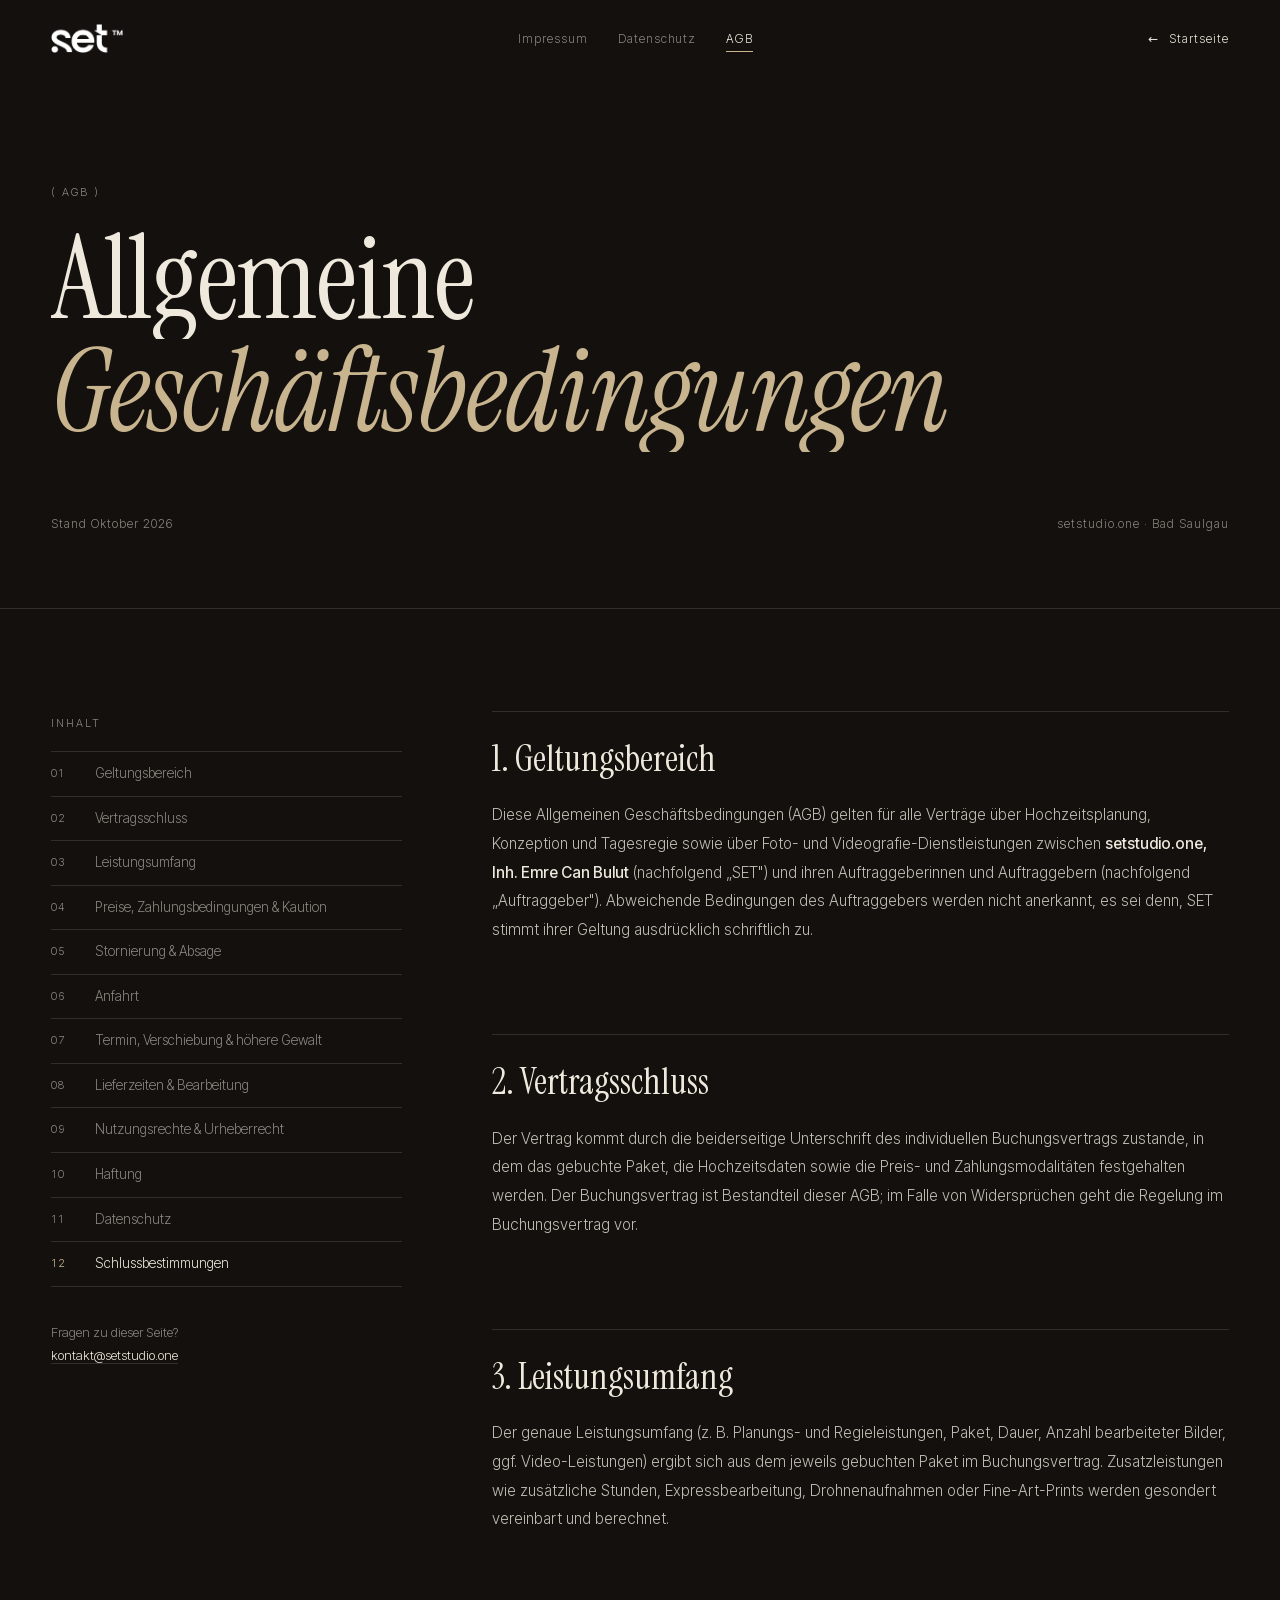
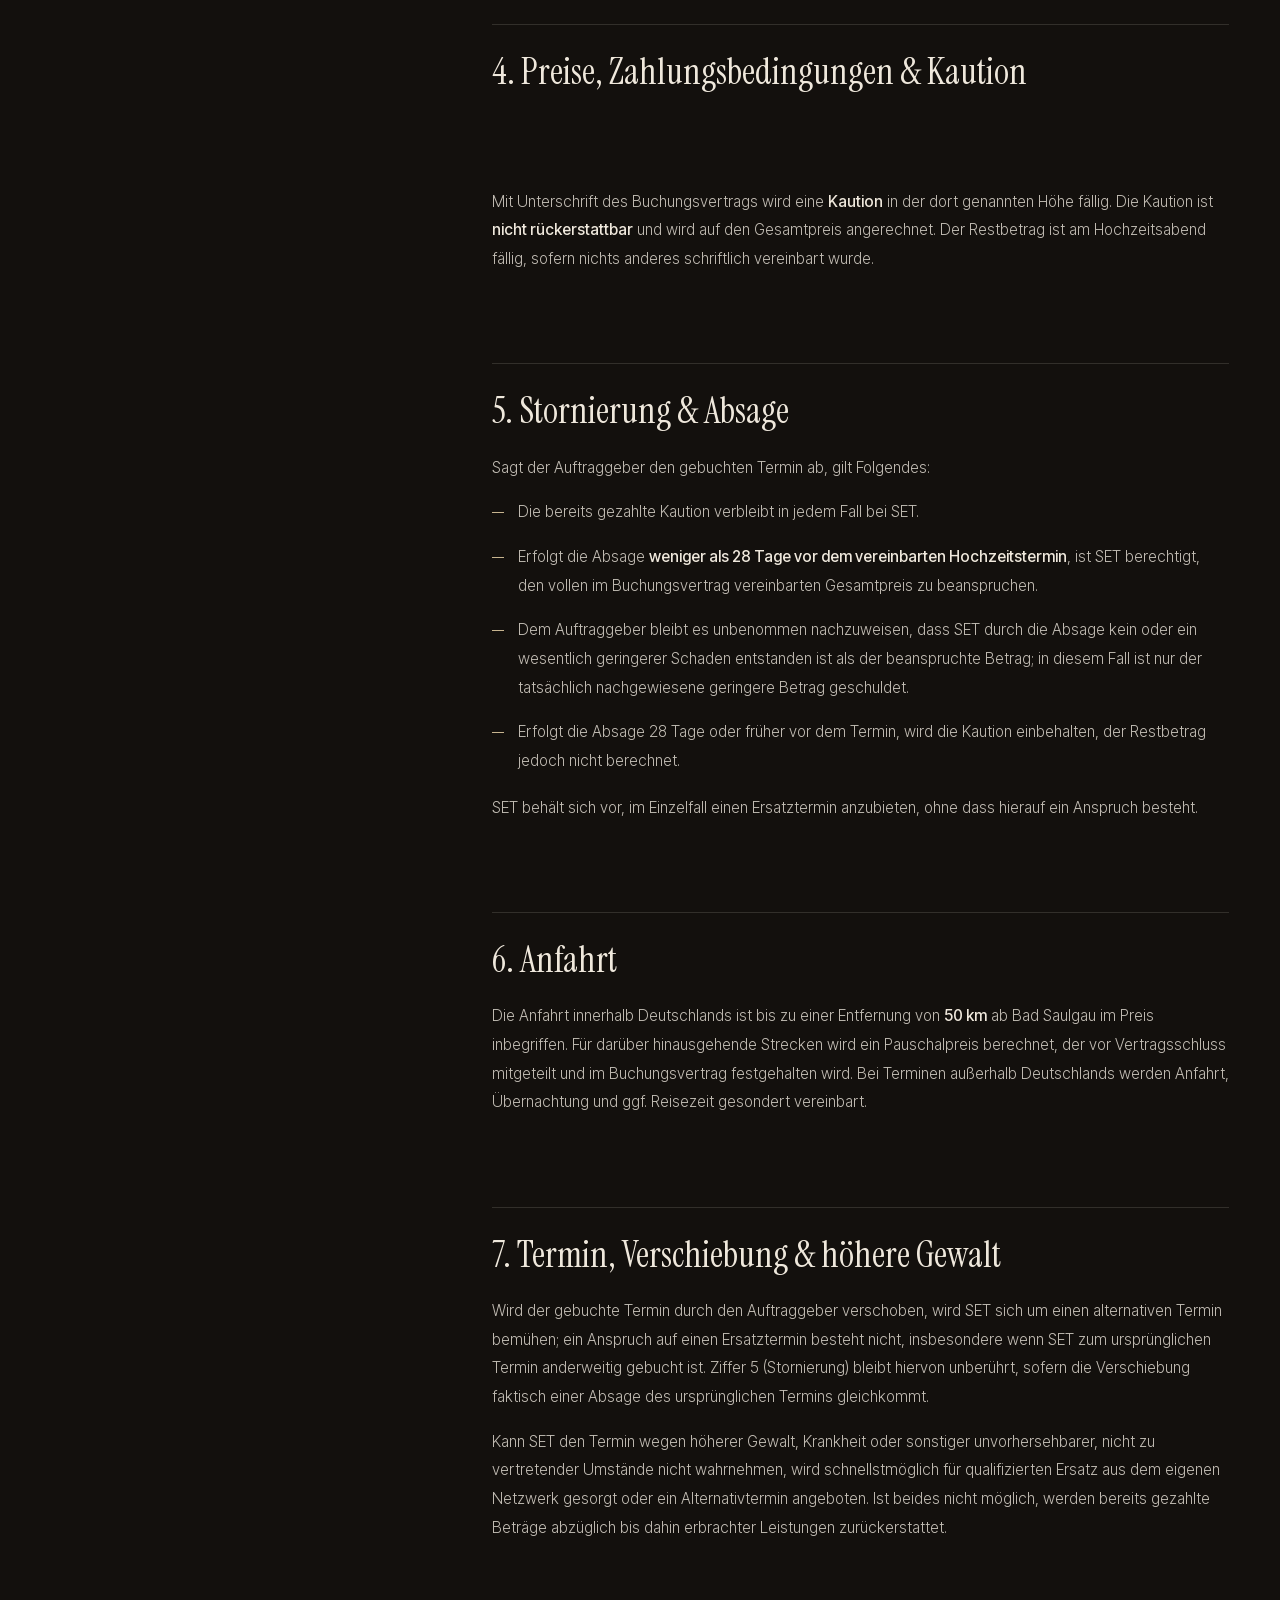
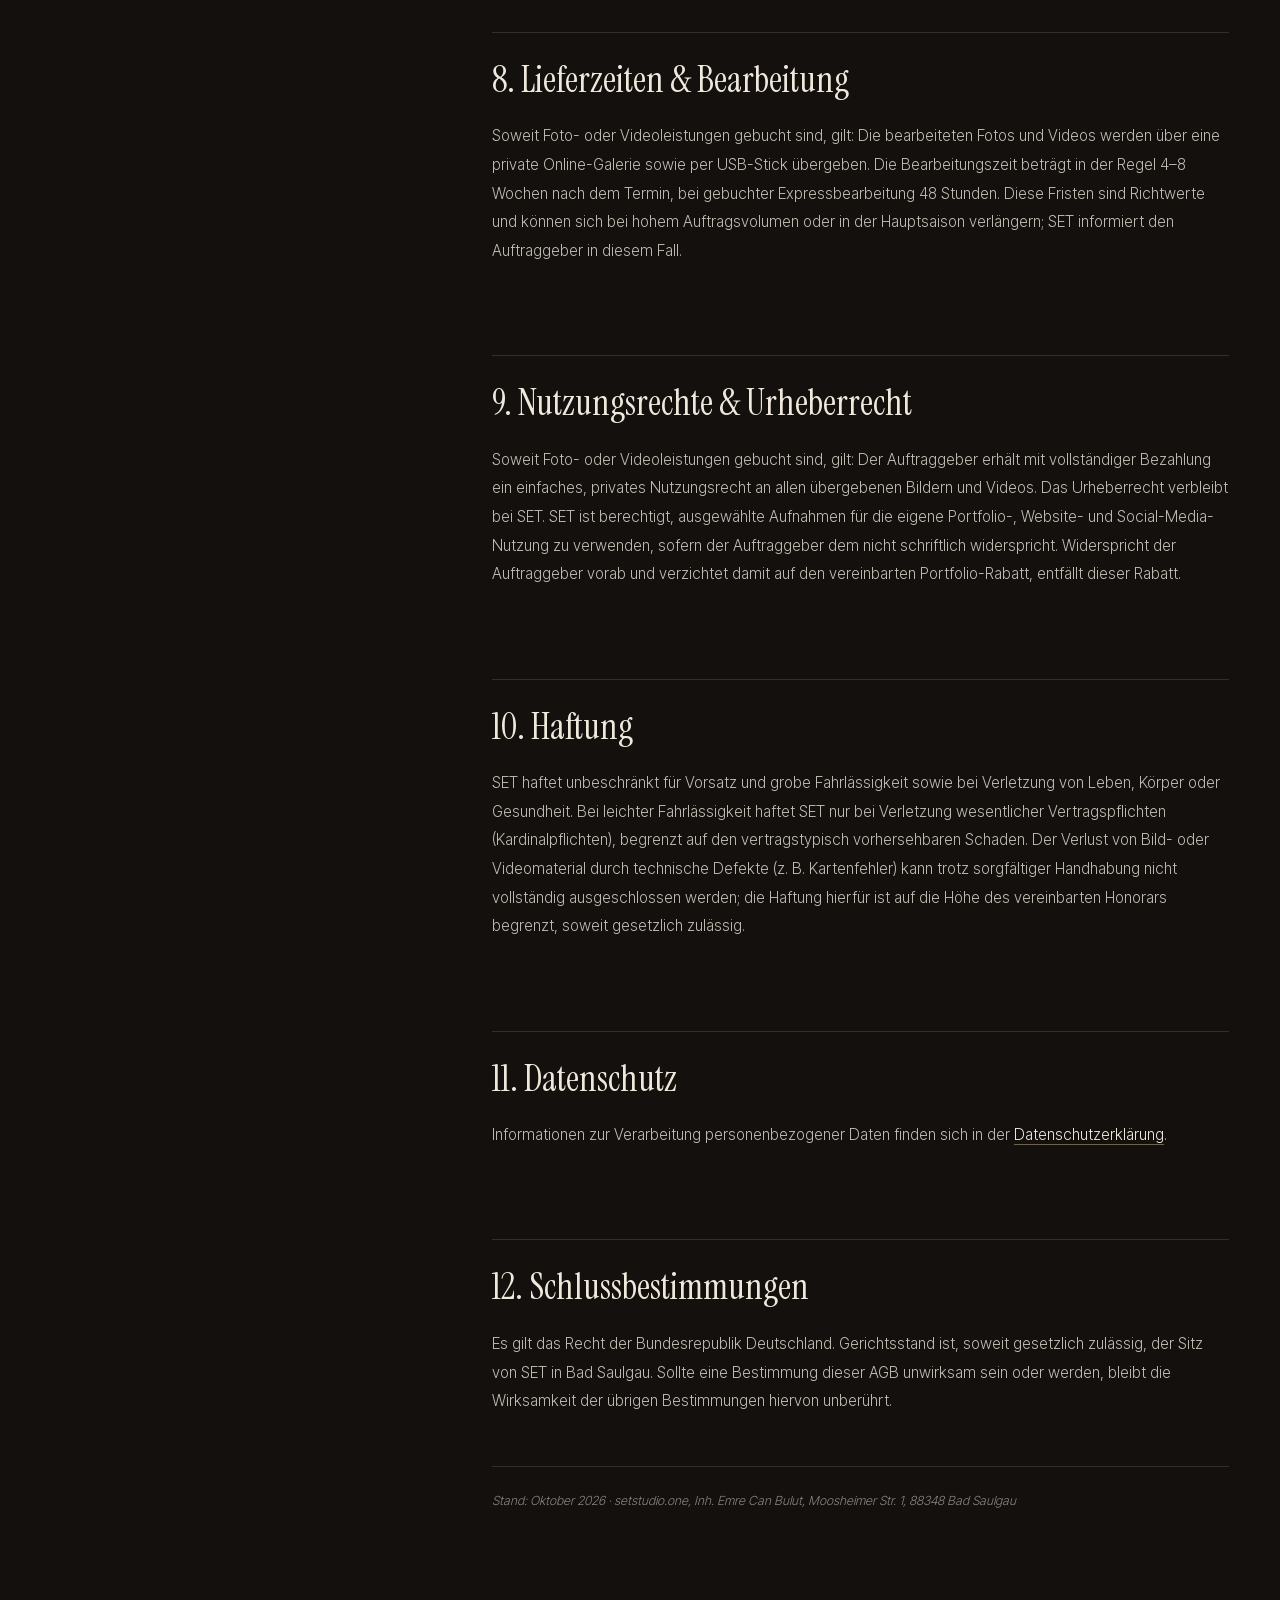
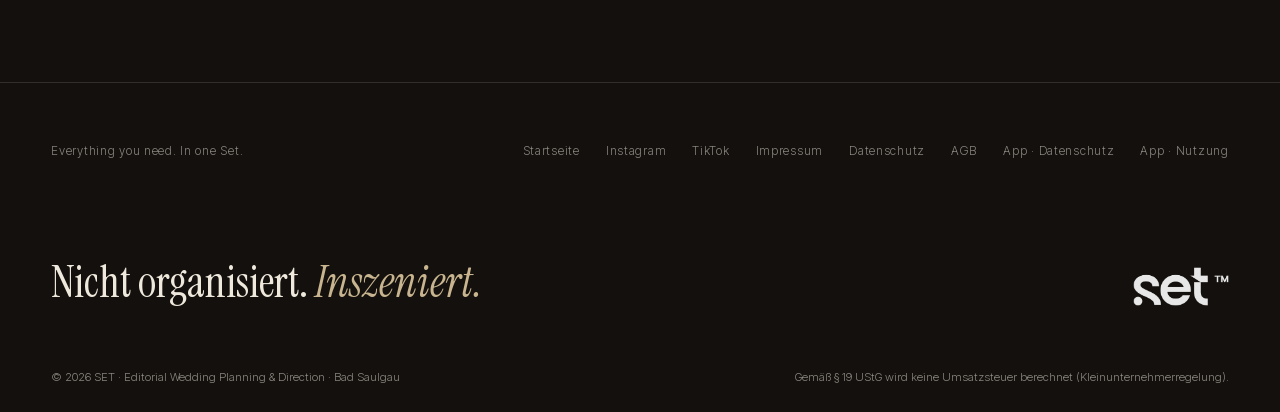
<file: agb.html>
<!DOCTYPE html>
<html lang="de">
<head>
<meta charset="UTF-8">
<meta name="viewport" content="width=device-width, initial-scale=1.0">
<title>AGB · SET</title>
<meta name="theme-color" content="#13100d">
<meta name="description" content="Allgemeine Geschäftsbedingungen von SET · Editorial Wedding Planning & Direction.">
<link rel="canonical" href="https://setstudio.one/agb.html">
<link rel="icon" href="favicon.ico" sizes="any">
<link rel="icon" type="image/png" sizes="192x192" href="icon-192.png">
<link rel="apple-touch-icon" href="apple-touch-icon.png">
<link rel="preload" href="instrument-serif-1.woff2" as="font" type="font/woff2" crossorigin>
<link rel="preload" href="inter-tight-5.woff2" as="font" type="font/woff2" crossorigin>
<meta name="robots" content="noindex, follow">
<link rel="stylesheet" href="fonts.css">
<link rel="stylesheet" href="legal.css">
</head>
<body>

<header class="nav">
  <a href="index.html" class="logo" aria-label="set — Startseite"><img src="logo-weiss.webp" alt="set" width="1200" height="489"></a>
  <nav class="nav-links" aria-label="Rechtliches">
    <a href="impressum.html">Impressum</a>
    <a href="datenschutz.html">Datenschutz</a>
    <a href="agb.html" aria-current="page">AGB</a>
  </nav>
  <a class="nav-back" href="index.html"><span>←</span> Startseite</a>
</header>

<main>
  <section class="page-head">
    <div class="wrap">
      <span class="eyebrow">( AGB )</span>
      <h1><span class="ln"><span>Allgemeine</span></span><span class="ln"><span><em>Geschäfts&shy;bedingungen</em></span></span></h1>
      <div class="page-meta"><span>Stand Oktober 2026</span><span>setstudio.one · Bad Saulgau</span></div>
    </div>
  </section>

  <div class="wrap">
    <div class="legal">
      <aside class="toc">
        <span class="eyebrow">Inhalt</span>
        <ol id="tocList"></ol>
        <div class="contact">Fragen zu dieser Seite?<br><a href="mailto:kontakt@setstudio.one">kontakt@setstudio.one</a></div>
      </aside>
      <article>
      <h2>1. Geltungsbereich</h2>
      <p>Diese Allgemeinen Geschäftsbedingungen (AGB) gelten für alle Verträge über Hochzeitsplanung, Konzeption und Tagesregie sowie über Foto- und Videografie-Dienstleistungen zwischen <strong>setstudio.one, Inh. Emre Can Bulut</strong> (nachfolgend „SET") und ihren Auftraggeberinnen und Auftraggebern (nachfolgend „Auftraggeber"). Abweichende Bedingungen des Auftraggebers werden nicht anerkannt, es sei denn, SET stimmt ihrer Geltung ausdrücklich schriftlich zu.</p>

      <h2>2. Vertragsschluss</h2>
      <p>Der Vertrag kommt durch die beiderseitige Unterschrift des individuellen Buchungsvertrags zustande, in dem das gebuchte Paket, die Hochzeitsdaten sowie die Preis- und Zahlungsmodalitäten festgehalten werden. Der Buchungsvertrag ist Bestandteil dieser AGB; im Falle von Widersprüchen geht die Regelung im Buchungsvertrag vor.</p>

      <h2>3. Leistungsumfang</h2>
      <p>Der genaue Leistungsumfang (z. B. Planungs- und Regieleistungen, Paket, Dauer, Anzahl bearbeiteter Bilder, ggf. Video-Leistungen) ergibt sich aus dem jeweils gebuchten Paket im Buchungsvertrag. Zusatzleistungen wie zusätzliche Stunden, Expressbearbeitung, Drohnenaufnahmen oder Fine-Art-Prints werden gesondert vereinbart und berechnet.</p>

      <h2>4. Preise, Zahlungsbedingungen &amp; Kaution</h2>
      <p>Es gelten die im Buchungsvertrag bzw. in der jeweiligen Rechnung genannten Preise. SET ist Kleinunternehmer gemäß § 19 UStG; es wird keine Umsatzsteuer ausgewiesen.</p>
      <p>Mit Unterschrift des Buchungsvertrags wird eine <strong>Kaution</strong> in der dort genannten Höhe fällig. Die Kaution ist <strong>nicht rückerstattbar</strong> und wird auf den Gesamtpreis angerechnet. Der Restbetrag ist am Hochzeitsabend fällig, sofern nichts anderes schriftlich vereinbart wurde.</p>

      <h2>5. Stornierung &amp; Absage</h2>
      <p>Sagt der Auftraggeber den gebuchten Termin ab, gilt Folgendes:</p>
      <ul>
        <li>Die bereits gezahlte Kaution verbleibt in jedem Fall bei SET.</li>
        <li>Erfolgt die Absage <strong>weniger als 28 Tage vor dem vereinbarten Hochzeitstermin</strong>, ist SET berechtigt, den vollen im Buchungsvertrag vereinbarten Gesamtpreis zu beanspruchen.</li>
        <li>Dem Auftraggeber bleibt es unbenommen nachzuweisen, dass SET durch die Absage kein oder ein wesentlich geringerer Schaden entstanden ist als der beanspruchte Betrag; in diesem Fall ist nur der tatsächlich nachgewiesene geringere Betrag geschuldet.</li>
        <li>Erfolgt die Absage 28 Tage oder früher vor dem Termin, wird die Kaution einbehalten, der Restbetrag jedoch nicht berechnet.</li>
      </ul>
      <p>SET behält sich vor, im Einzelfall einen Ersatztermin anzubieten, ohne dass hierauf ein Anspruch besteht.</p>

      <h2>6. Anfahrt</h2>
      <p>Die Anfahrt innerhalb Deutschlands ist bis zu einer Entfernung von <strong>50 km</strong> ab Bad Saulgau im Preis inbegriffen. Für darüber hinausgehende Strecken wird ein Pauschalpreis berechnet, der vor Vertragsschluss mitgeteilt und im Buchungsvertrag festgehalten wird. Bei Terminen außerhalb Deutschlands werden Anfahrt, Übernachtung und ggf. Reisezeit gesondert vereinbart.</p>

      <h2>7. Termin, Verschiebung &amp; höhere Gewalt</h2>
      <p>Wird der gebuchte Termin durch den Auftraggeber verschoben, wird SET sich um einen alternativen Termin bemühen; ein Anspruch auf einen Ersatztermin besteht nicht, insbesondere wenn SET zum ursprünglichen Termin anderweitig gebucht ist. Ziffer 5 (Stornierung) bleibt hiervon unberührt, sofern die Verschiebung faktisch einer Absage des ursprünglichen Termins gleichkommt.</p>
      <p>Kann SET den Termin wegen höherer Gewalt, Krankheit oder sonstiger unvorhersehbarer, nicht zu vertretender Umstände nicht wahrnehmen, wird schnellstmöglich für qualifizierten Ersatz aus dem eigenen Netzwerk gesorgt oder ein Alternativtermin angeboten. Ist beides nicht möglich, werden bereits gezahlte Beträge abzüglich bis dahin erbrachter Leistungen zurückerstattet.</p>

      <h2>8. Lieferzeiten &amp; Bearbeitung</h2>
      <p>Soweit Foto- oder Videoleistungen gebucht sind, gilt: Die bearbeiteten Fotos und Videos werden über eine private Online-Galerie sowie per USB-Stick übergeben. Die Bearbeitungszeit beträgt in der Regel 4–8 Wochen nach dem Termin, bei gebuchter Expressbearbeitung 48 Stunden. Diese Fristen sind Richtwerte und können sich bei hohem Auftragsvolumen oder in der Hauptsaison verlängern; SET informiert den Auftraggeber in diesem Fall.</p>

      <h2>9. Nutzungsrechte &amp; Urheberrecht</h2>
      <p>Soweit Foto- oder Videoleistungen gebucht sind, gilt: Der Auftraggeber erhält mit vollständiger Bezahlung ein einfaches, privates Nutzungsrecht an allen übergebenen Bildern und Videos. Das Urheberrecht verbleibt bei SET. SET ist berechtigt, ausgewählte Aufnahmen für die eigene Portfolio-, Website- und Social-Media-Nutzung zu verwenden, sofern der Auftraggeber dem nicht schriftlich widerspricht. Widerspricht der Auftraggeber vorab und verzichtet damit auf den vereinbarten Portfolio-Rabatt, entfällt dieser Rabatt.</p>

      <h2>10. Haftung</h2>
      <p>SET haftet unbeschränkt für Vorsatz und grobe Fahrlässigkeit sowie bei Verletzung von Leben, Körper oder Gesundheit. Bei leichter Fahrlässigkeit haftet SET nur bei Verletzung wesentlicher Vertragspflichten (Kardinalpflichten), begrenzt auf den vertragstypisch vorhersehbaren Schaden. Der Verlust von Bild- oder Videomaterial durch technische Defekte (z. B. Kartenfehler) kann trotz sorgfältiger Handhabung nicht vollständig ausgeschlossen werden; die Haftung hierfür ist auf die Höhe des vereinbarten Honorars begrenzt, soweit gesetzlich zulässig.</p>

      <h2>11. Datenschutz</h2>
      <p>Informationen zur Verarbeitung personenbezogener Daten finden sich in der <a href="datenschutz.html">Datenschutzerklärung</a>.</p>

      <h2>12. Schlussbestimmungen</h2>
      <p>Es gilt das Recht der Bundesrepublik Deutschland. Gerichtsstand ist, soweit gesetzlich zulässig, der Sitz von SET in Bad Saulgau. Sollte eine Bestimmung dieser AGB unwirksam sein oder werden, bleibt die Wirksamkeit der übrigen Bestimmungen hiervon unberührt.</p>

      <div class="divider"></div>
      <p class="stand">Stand: Oktober 2026 · setstudio.one, Inh. Emre Can Bulut, Moosheimer Str. 1, 88348 Bad Saulgau</p>
    </article>
    </div>
  </div>
</main>

<footer>
  <div class="wrap">
    <div class="ft-top">
      <span style="color:var(--mute)">Everything you need. In one Set.</span>
      <nav>
        <a href="index.html">Startseite</a>
        <a href="https://www.instagram.com/setstudio.one/" target="_blank" rel="noopener">Instagram</a>
        <a href="https://www.tiktok.com/@setstudio.one" target="_blank" rel="noopener">TikTok</a>
        <a href="impressum.html">Impressum</a>
        <a href="datenschutz.html">Datenschutz</a>
        <a href="agb.html">AGB</a>
        <a href="app-datenschutz.html">App · Datenschutz</a>
        <a href="app-nutzungsbedingungen.html">App · Nutzung</a>
      </nav>
    </div>
    <div class="ft-end"><p>Nicht organisiert. <em>Inszeniert.</em></p><div class="ft-logo"><img src="logo-weiss.webp" alt="set" width="1200" height="489" loading="lazy"></div></div>
    <div class="ft-legal">
      <span>© 2026 SET · Editorial Wedding Planning &amp; Direction · Bad Saulgau</span>
      <span>Gemäß § 19 UStG wird keine Umsatzsteuer berechnet (Kleinunternehmerregelung).</span>
    </div>
  </div>
</footer>

<script src="legal.js"></script>
</body>
</html>
</file>
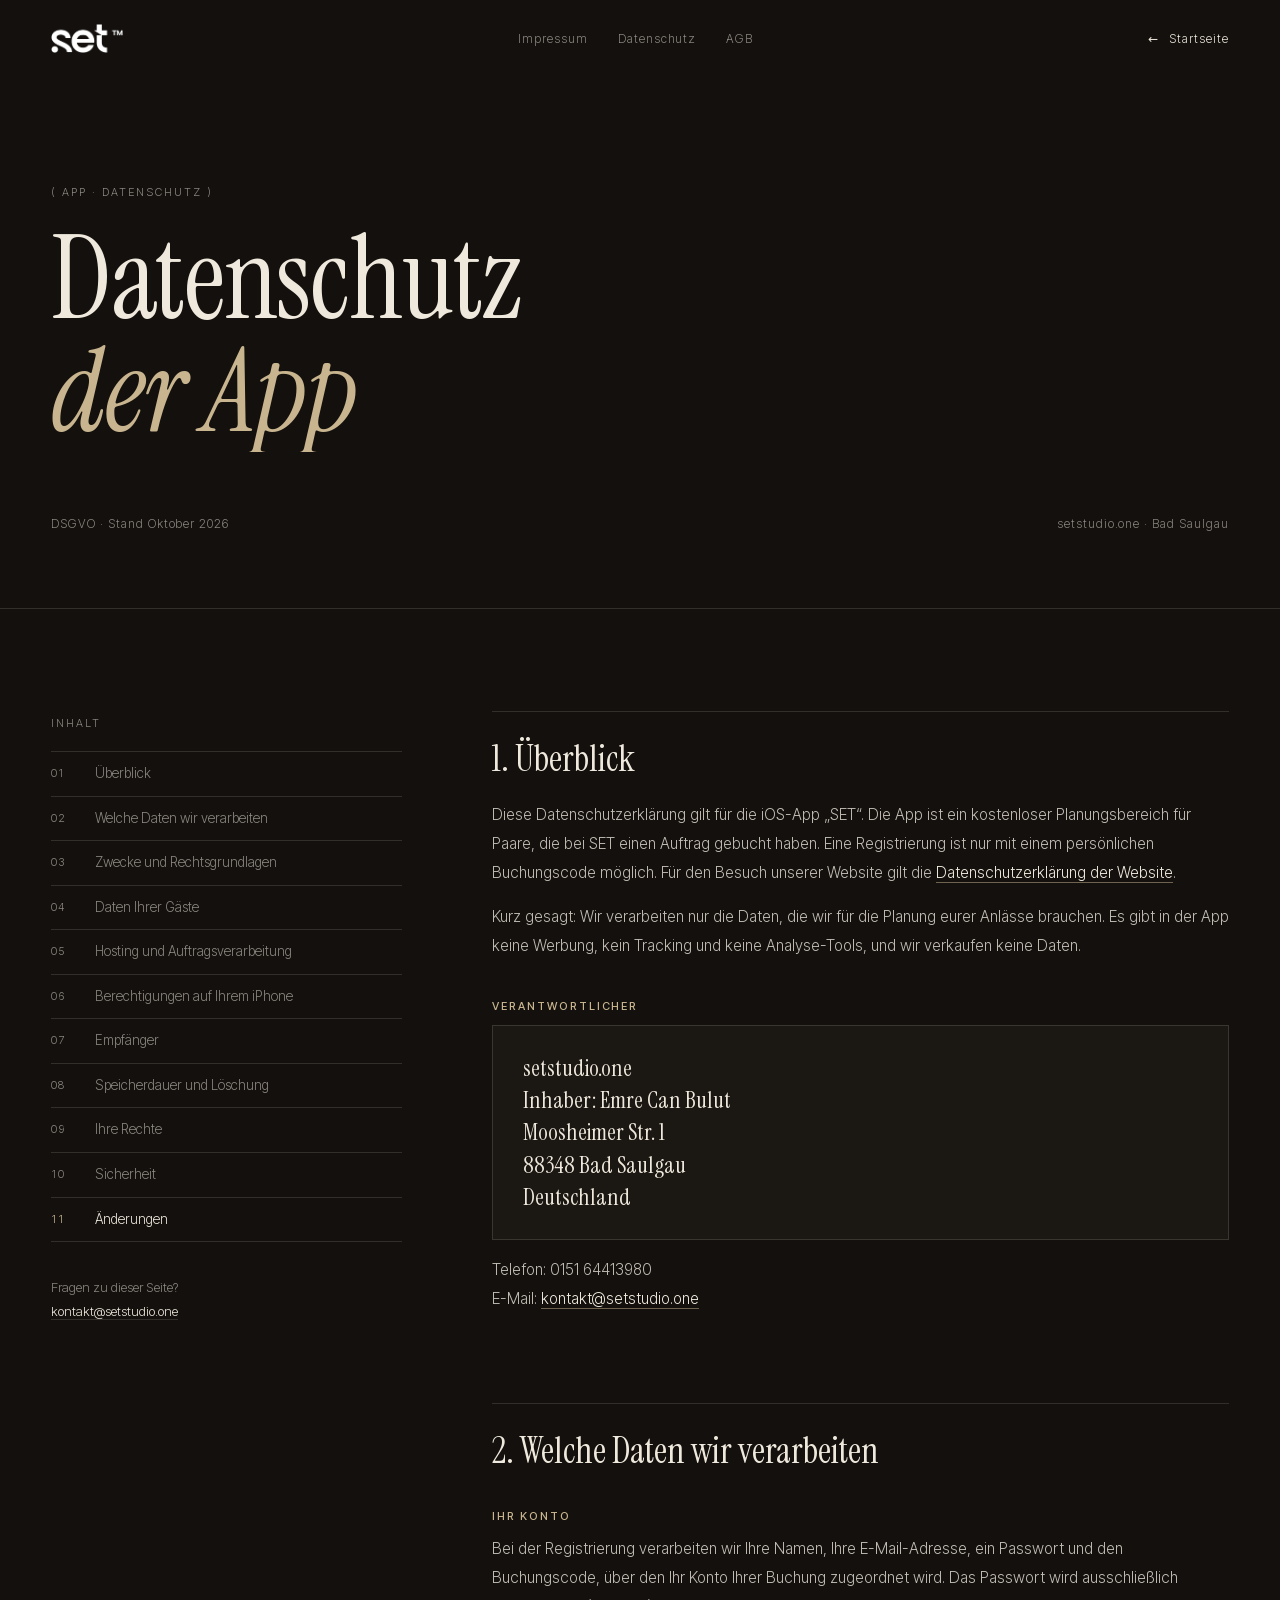
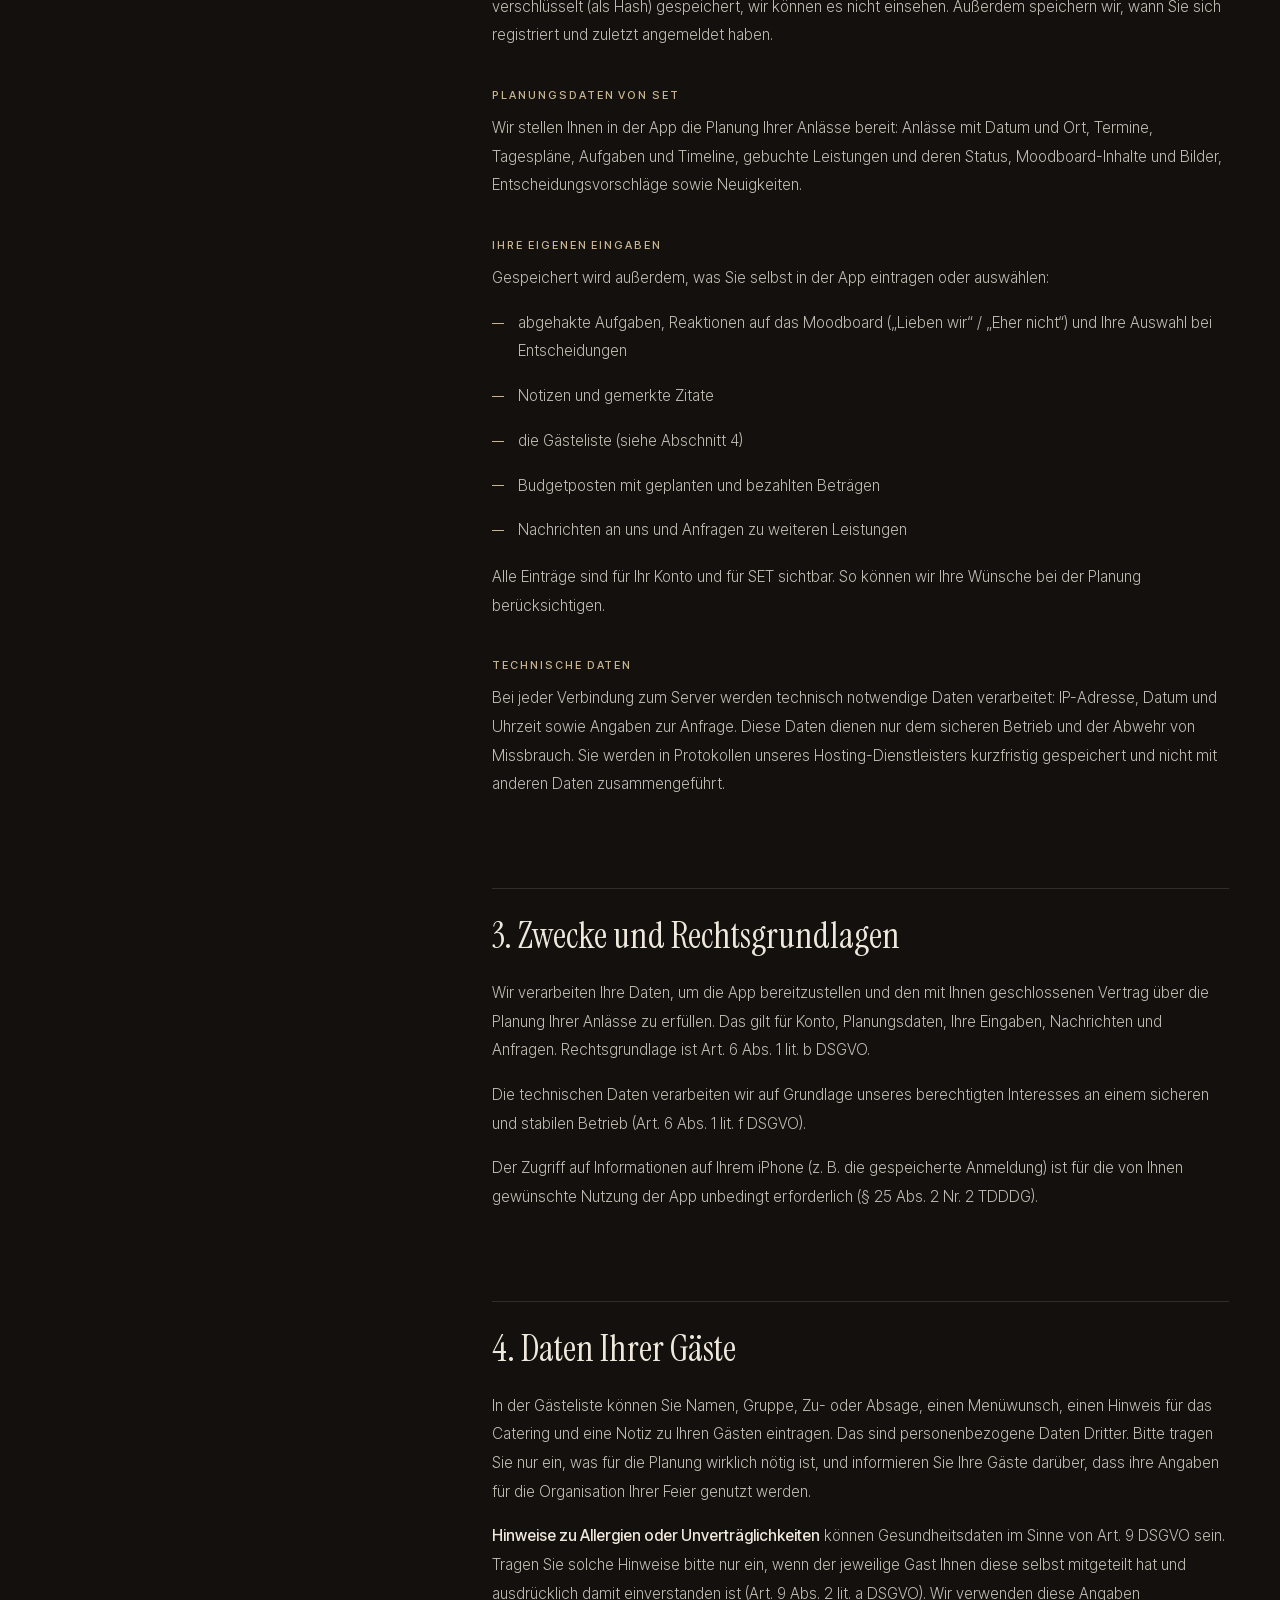
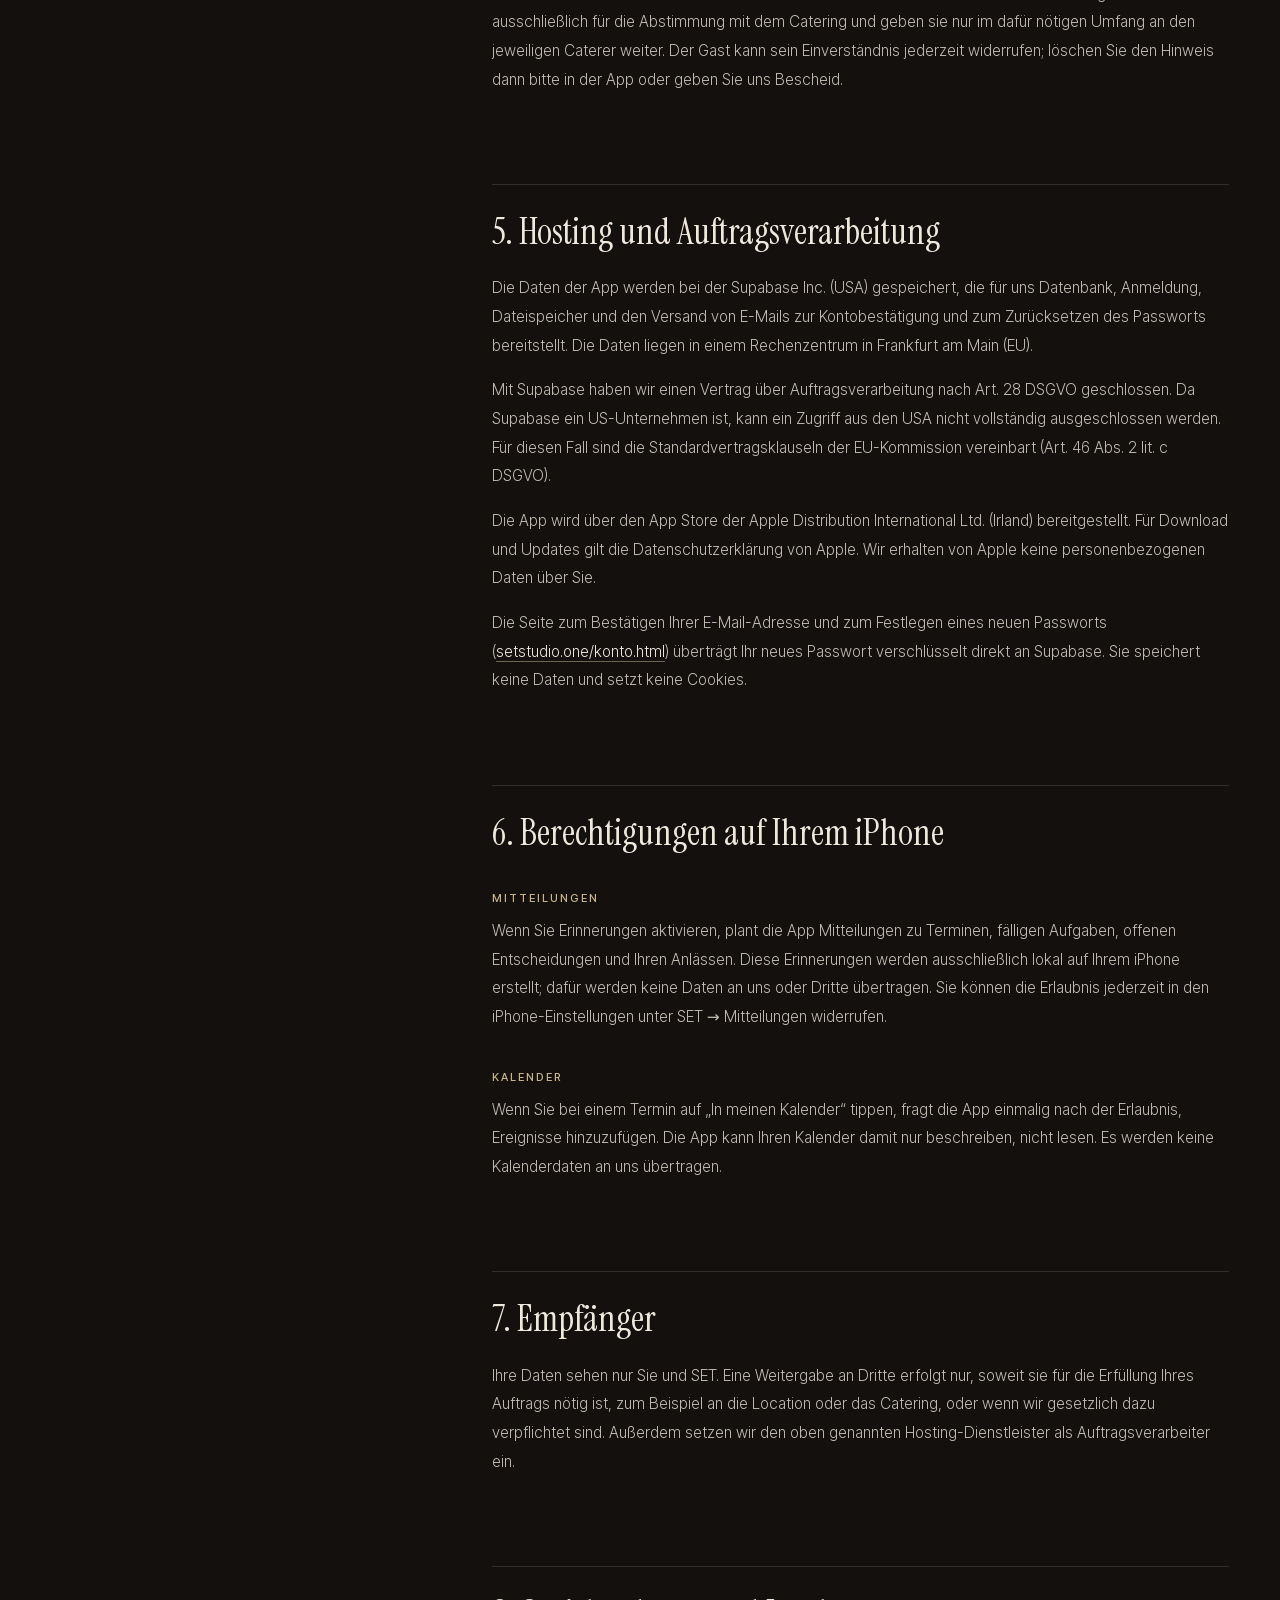
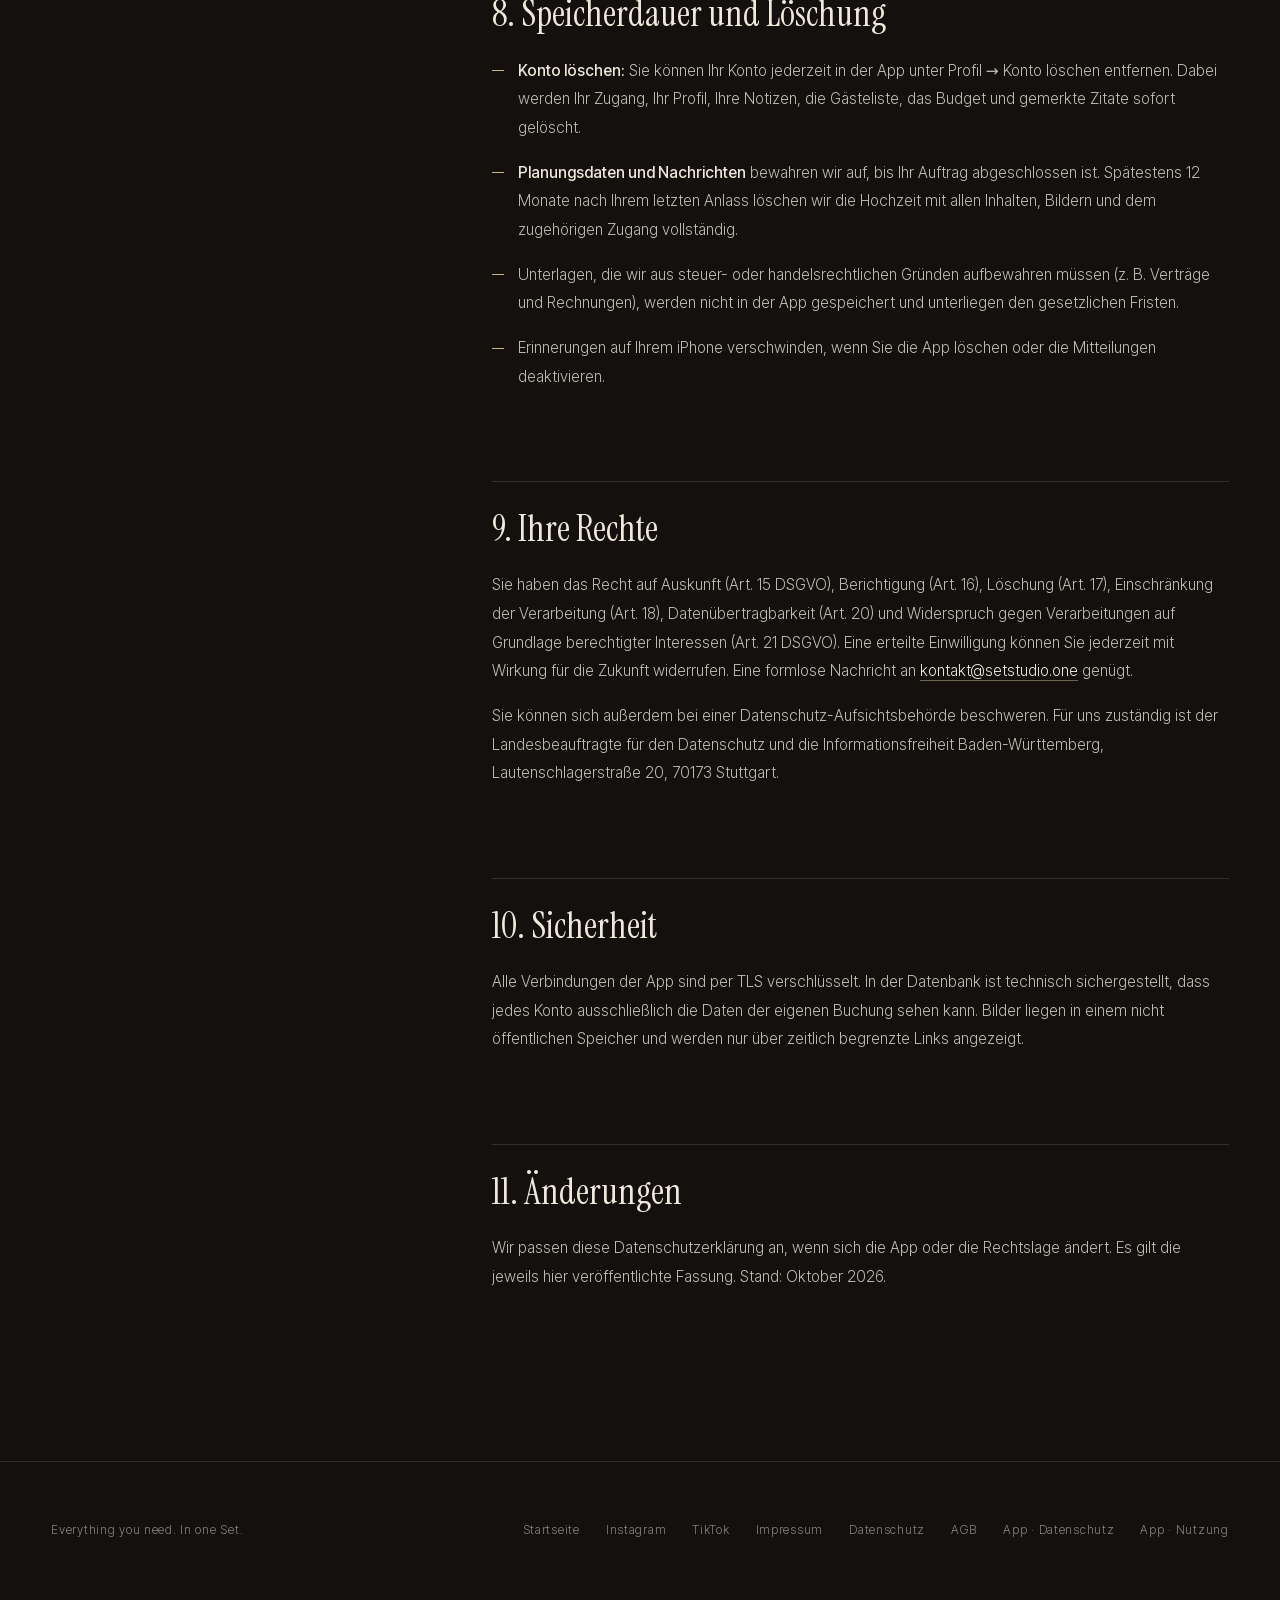
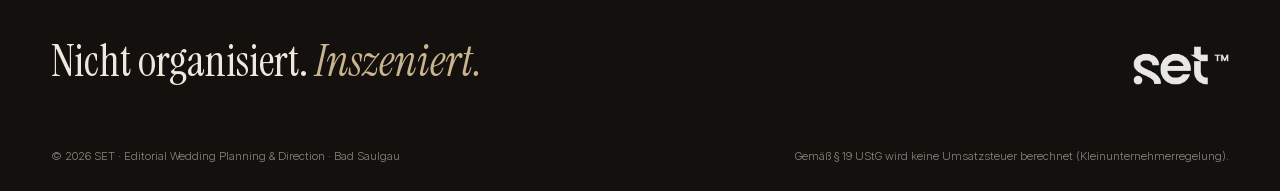
<file: app-datenschutz.html>
<!DOCTYPE html>
<html lang="de">
<head>
<meta charset="UTF-8">
<meta name="viewport" content="width=device-width, initial-scale=1.0">
<title>Datenschutz der App · SET</title>
<meta name="theme-color" content="#13100d">
<meta name="description" content="Datenschutzerklärung der SET-App für Hochzeitspaare.">
<link rel="canonical" href="https://setstudio.one/app-datenschutz.html">
<link rel="icon" href="favicon.ico" sizes="any">
<link rel="icon" type="image/png" sizes="192x192" href="icon-192.png">
<link rel="apple-touch-icon" href="apple-touch-icon.png">
<link rel="preload" href="instrument-serif-1.woff2" as="font" type="font/woff2" crossorigin>
<link rel="preload" href="inter-tight-5.woff2" as="font" type="font/woff2" crossorigin>
<meta name="robots" content="noindex, follow">
<link rel="stylesheet" href="fonts.css">
<link rel="stylesheet" href="legal.css">
</head>
<body>

<header class="nav">
  <a href="index.html" class="logo" aria-label="set — Startseite"><img src="logo-weiss.webp" alt="set" width="1200" height="489"></a>
  <nav class="nav-links" aria-label="Rechtliches">
    <a href="impressum.html">Impressum</a>
    <a href="datenschutz.html">Datenschutz</a>
    <a href="agb.html">AGB</a>
  </nav>
  <a class="nav-back" href="index.html"><span>←</span> Startseite</a>
</header>

<main>
  <section class="page-head">
    <div class="wrap">
      <span class="eyebrow">( App · Datenschutz )</span>
      <h1><span class="ln"><span>Datenschutz</span></span><span class="ln"><span><em>der App</em></span></span></h1>
      <div class="page-meta"><span>DSGVO · Stand Oktober 2026</span><span>setstudio.one · Bad Saulgau</span></div>
    </div>
  </section>

  <div class="wrap">
    <div class="legal">
      <aside class="toc">
        <span class="eyebrow">Inhalt</span>
        <ol id="tocList"></ol>
        <div class="contact">Fragen zu dieser Seite?<br><a href="mailto:kontakt@setstudio.one">kontakt@setstudio.one</a></div>
      </aside>
      <article>

    <h2>1. Überblick</h2>
    <p>Diese Datenschutzerklärung gilt für die iOS-App „SET“. Die App ist ein kostenloser Planungsbereich für Paare, die bei SET einen Auftrag gebucht haben. Eine Registrierung ist nur mit einem persönlichen Buchungscode möglich. Für den Besuch unserer Website gilt die <a href="datenschutz.html">Datenschutzerklärung der Website</a>.</p>
    <p>Kurz gesagt: Wir verarbeiten nur die Daten, die wir für die Planung eurer Anlässe brauchen. Es gibt in der App keine Werbung, kein Tracking und keine Analyse-Tools, und wir verkaufen keine Daten.</p>

    <h3>Verantwortlicher</h3>
    <address>
      setstudio.one<br>
      Inhaber: Emre Can Bulut<br>
      Moosheimer Str. 1<br>
      88348 Bad Saulgau<br>
      Deutschland
    </address>
    <p>Telefon: 0151 64413980<br>E-Mail: <a href="mailto:kontakt@setstudio.one">kontakt@setstudio.one</a></p>

    <h2>2. Welche Daten wir verarbeiten</h2>

    <h3>Ihr Konto</h3>
    <p>Bei der Registrierung verarbeiten wir Ihre Namen, Ihre E-Mail-Adresse, ein Passwort und den Buchungscode, über den Ihr Konto Ihrer Buchung zugeordnet wird. Das Passwort wird ausschließlich verschlüsselt (als Hash) gespeichert, wir können es nicht einsehen. Außerdem speichern wir, wann Sie sich registriert und zuletzt angemeldet haben.</p>

    <h3>Planungsdaten von SET</h3>
    <p>Wir stellen Ihnen in der App die Planung Ihrer Anlässe bereit: Anlässe mit Datum und Ort, Termine, Tagespläne, Aufgaben und Timeline, gebuchte Leistungen und deren Status, Moodboard-Inhalte und Bilder, Entscheidungsvorschläge sowie Neuigkeiten.</p>

    <h3>Ihre eigenen Eingaben</h3>
    <p>Gespeichert wird außerdem, was Sie selbst in der App eintragen oder auswählen:</p>
    <ul>
      <li>abgehakte Aufgaben, Reaktionen auf das Moodboard („Lieben wir“ / „Eher nicht“) und Ihre Auswahl bei Entscheidungen</li>
      <li>Notizen und gemerkte Zitate</li>
      <li>die Gästeliste (siehe Abschnitt 4)</li>
      <li>Budgetposten mit geplanten und bezahlten Beträgen</li>
      <li>Nachrichten an uns und Anfragen zu weiteren Leistungen</li>
    </ul>
    <p>Alle Einträge sind für Ihr Konto und für SET sichtbar. So können wir Ihre Wünsche bei der Planung berücksichtigen.</p>

    <h3>Technische Daten</h3>
    <p>Bei jeder Verbindung zum Server werden technisch notwendige Daten verarbeitet: IP-Adresse, Datum und Uhrzeit sowie Angaben zur Anfrage. Diese Daten dienen nur dem sicheren Betrieb und der Abwehr von Missbrauch. Sie werden in Protokollen unseres Hosting-Dienstleisters kurzfristig gespeichert und nicht mit anderen Daten zusammengeführt.</p>

    <h2>3. Zwecke und Rechtsgrundlagen</h2>
    <p>Wir verarbeiten Ihre Daten, um die App bereitzustellen und den mit Ihnen geschlossenen Vertrag über die Planung Ihrer Anlässe zu erfüllen. Das gilt für Konto, Planungsdaten, Ihre Eingaben, Nachrichten und Anfragen. Rechtsgrundlage ist Art. 6 Abs. 1 lit. b DSGVO.</p>
    <p>Die technischen Daten verarbeiten wir auf Grundlage unseres berechtigten Interesses an einem sicheren und stabilen Betrieb (Art. 6 Abs. 1 lit. f DSGVO).</p>
    <p>Der Zugriff auf Informationen auf Ihrem iPhone (z. B. die gespeicherte Anmeldung) ist für die von Ihnen gewünschte Nutzung der App unbedingt erforderlich (§ 25 Abs. 2 Nr. 2 TDDDG).</p>

    <h2>4. Daten Ihrer Gäste</h2>
    <p>In der Gästeliste können Sie Namen, Gruppe, Zu- oder Absage, einen Menüwunsch, einen Hinweis für das Catering und eine Notiz zu Ihren Gästen eintragen. Das sind personenbezogene Daten Dritter. Bitte tragen Sie nur ein, was für die Planung wirklich nötig ist, und informieren Sie Ihre Gäste darüber, dass ihre Angaben für die Organisation Ihrer Feier genutzt werden.</p>
    <p><strong>Hinweise zu Allergien oder Unverträglichkeiten</strong> können Gesundheitsdaten im Sinne von Art. 9 DSGVO sein. Tragen Sie solche Hinweise bitte nur ein, wenn der jeweilige Gast Ihnen diese selbst mitgeteilt hat und ausdrücklich damit einverstanden ist (Art. 9 Abs. 2 lit. a DSGVO). Wir verwenden diese Angaben ausschließlich für die Abstimmung mit dem Catering und geben sie nur im dafür nötigen Umfang an den jeweiligen Caterer weiter. Der Gast kann sein Einverständnis jederzeit widerrufen; löschen Sie den Hinweis dann bitte in der App oder geben Sie uns Bescheid.</p>

    <h2>5. Hosting und Auftragsverarbeitung</h2>
    <p>Die Daten der App werden bei der Supabase Inc. (USA) gespeichert, die für uns Datenbank, Anmeldung, Dateispeicher und den Versand von E-Mails zur Kontobestätigung und zum Zurücksetzen des Passworts bereitstellt. Die Daten liegen in einem Rechenzentrum in Frankfurt am Main (EU).</p>
    <p>Mit Supabase haben wir einen Vertrag über Auftragsverarbeitung nach Art. 28 DSGVO geschlossen. Da Supabase ein US-Unternehmen ist, kann ein Zugriff aus den USA nicht vollständig ausgeschlossen werden. Für diesen Fall sind die Standardvertragsklauseln der EU-Kommission vereinbart (Art. 46 Abs. 2 lit. c DSGVO).</p>
    <p>Die App wird über den App Store der Apple Distribution International Ltd. (Irland) bereitgestellt. Für Download und Updates gilt die Datenschutzerklärung von Apple. Wir erhalten von Apple keine personenbezogenen Daten über Sie.</p>
    <p>Die Seite zum Bestätigen Ihrer E-Mail-Adresse und zum Festlegen eines neuen Passworts (<a href="konto.html">setstudio.one/konto.html</a>) überträgt Ihr neues Passwort verschlüsselt direkt an Supabase. Sie speichert keine Daten und setzt keine Cookies.</p>

    <h2>6. Berechtigungen auf Ihrem iPhone</h2>
    <h3>Mitteilungen</h3>
    <p>Wenn Sie Erinnerungen aktivieren, plant die App Mitteilungen zu Terminen, fälligen Aufgaben, offenen Entscheidungen und Ihren Anlässen. Diese Erinnerungen werden ausschließlich lokal auf Ihrem iPhone erstellt; dafür werden keine Daten an uns oder Dritte übertragen. Sie können die Erlaubnis jederzeit in den iPhone-Einstellungen unter SET → Mitteilungen widerrufen.</p>
    <h3>Kalender</h3>
    <p>Wenn Sie bei einem Termin auf „In meinen Kalender“ tippen, fragt die App einmalig nach der Erlaubnis, Ereignisse hinzuzufügen. Die App kann Ihren Kalender damit nur beschreiben, nicht lesen. Es werden keine Kalenderdaten an uns übertragen.</p>

    <h2>7. Empfänger</h2>
    <p>Ihre Daten sehen nur Sie und SET. Eine Weitergabe an Dritte erfolgt nur, soweit sie für die Erfüllung Ihres Auftrags nötig ist, zum Beispiel an die Location oder das Catering, oder wenn wir gesetzlich dazu verpflichtet sind. Außerdem setzen wir den oben genannten Hosting-Dienstleister als Auftragsverarbeiter ein.</p>

    <h2>8. Speicherdauer und Löschung</h2>
    <ul>
      <li><strong>Konto löschen:</strong> Sie können Ihr Konto jederzeit in der App unter Profil → Konto löschen entfernen. Dabei werden Ihr Zugang, Ihr Profil, Ihre Notizen, die Gästeliste, das Budget und gemerkte Zitate sofort gelöscht.</li>
      <li><strong>Planungsdaten und Nachrichten</strong> bewahren wir auf, bis Ihr Auftrag abgeschlossen ist. Spätestens 12 Monate nach Ihrem letzten Anlass löschen wir die Hochzeit mit allen Inhalten, Bildern und dem zugehörigen Zugang vollständig.</li>
      <li>Unterlagen, die wir aus steuer- oder handelsrechtlichen Gründen aufbewahren müssen (z. B. Verträge und Rechnungen), werden nicht in der App gespeichert und unterliegen den gesetzlichen Fristen.</li>
      <li>Erinnerungen auf Ihrem iPhone verschwinden, wenn Sie die App löschen oder die Mitteilungen deaktivieren.</li>
    </ul>

    <h2>9. Ihre Rechte</h2>
    <p>Sie haben das Recht auf Auskunft (Art. 15 DSGVO), Berichtigung (Art. 16), Löschung (Art. 17), Einschränkung der Verarbeitung (Art. 18), Datenübertragbarkeit (Art. 20) und Widerspruch gegen Verarbeitungen auf Grundlage berechtigter Interessen (Art. 21 DSGVO). Eine erteilte Einwilligung können Sie jederzeit mit Wirkung für die Zukunft widerrufen. Eine formlose Nachricht an <a href="mailto:kontakt@setstudio.one">kontakt@setstudio.one</a> genügt.</p>
    <p>Sie können sich außerdem bei einer Datenschutz-Aufsichtsbehörde beschweren. Für uns zuständig ist der Landesbeauftragte für den Datenschutz und die Informationsfreiheit Baden-Württemberg, Lautenschlagerstraße 20, 70173 Stuttgart.</p>

    <h2>10. Sicherheit</h2>
    <p>Alle Verbindungen der App sind per TLS verschlüsselt. In der Datenbank ist technisch sichergestellt, dass jedes Konto ausschließlich die Daten der eigenen Buchung sehen kann. Bilder liegen in einem nicht öffentlichen Speicher und werden nur über zeitlich begrenzte Links angezeigt.</p>

    <h2>11. Änderungen</h2>
    <p>Wir passen diese Datenschutzerklärung an, wenn sich die App oder die Rechtslage ändert. Es gilt die jeweils hier veröffentlichte Fassung. Stand: Oktober 2026.</p>

</article>
    </div>
  </div>
</main>

<footer>
  <div class="wrap">
    <div class="ft-top">
      <span style="color:var(--mute)">Everything you need. In one Set.</span>
      <nav>
        <a href="index.html">Startseite</a>
        <a href="https://www.instagram.com/setstudio.one/" target="_blank" rel="noopener">Instagram</a>
        <a href="https://www.tiktok.com/@setstudio.one" target="_blank" rel="noopener">TikTok</a>
        <a href="impressum.html">Impressum</a>
        <a href="datenschutz.html">Datenschutz</a>
        <a href="agb.html">AGB</a>
        <a href="app-datenschutz.html">App · Datenschutz</a>
        <a href="app-nutzungsbedingungen.html">App · Nutzung</a>
      </nav>
    </div>
    <div class="ft-end"><p>Nicht organisiert. <em>Inszeniert.</em></p><div class="ft-logo"><img src="logo-weiss.webp" alt="set" width="1200" height="489" loading="lazy"></div></div>
    <div class="ft-legal">
      <span>© 2026 SET · Editorial Wedding Planning &amp; Direction · Bad Saulgau</span>
      <span>Gemäß § 19 UStG wird keine Umsatzsteuer berechnet (Kleinunternehmerregelung).</span>
    </div>
  </div>
</footer>

<script src="legal.js"></script>
</body>
</html>
</file>
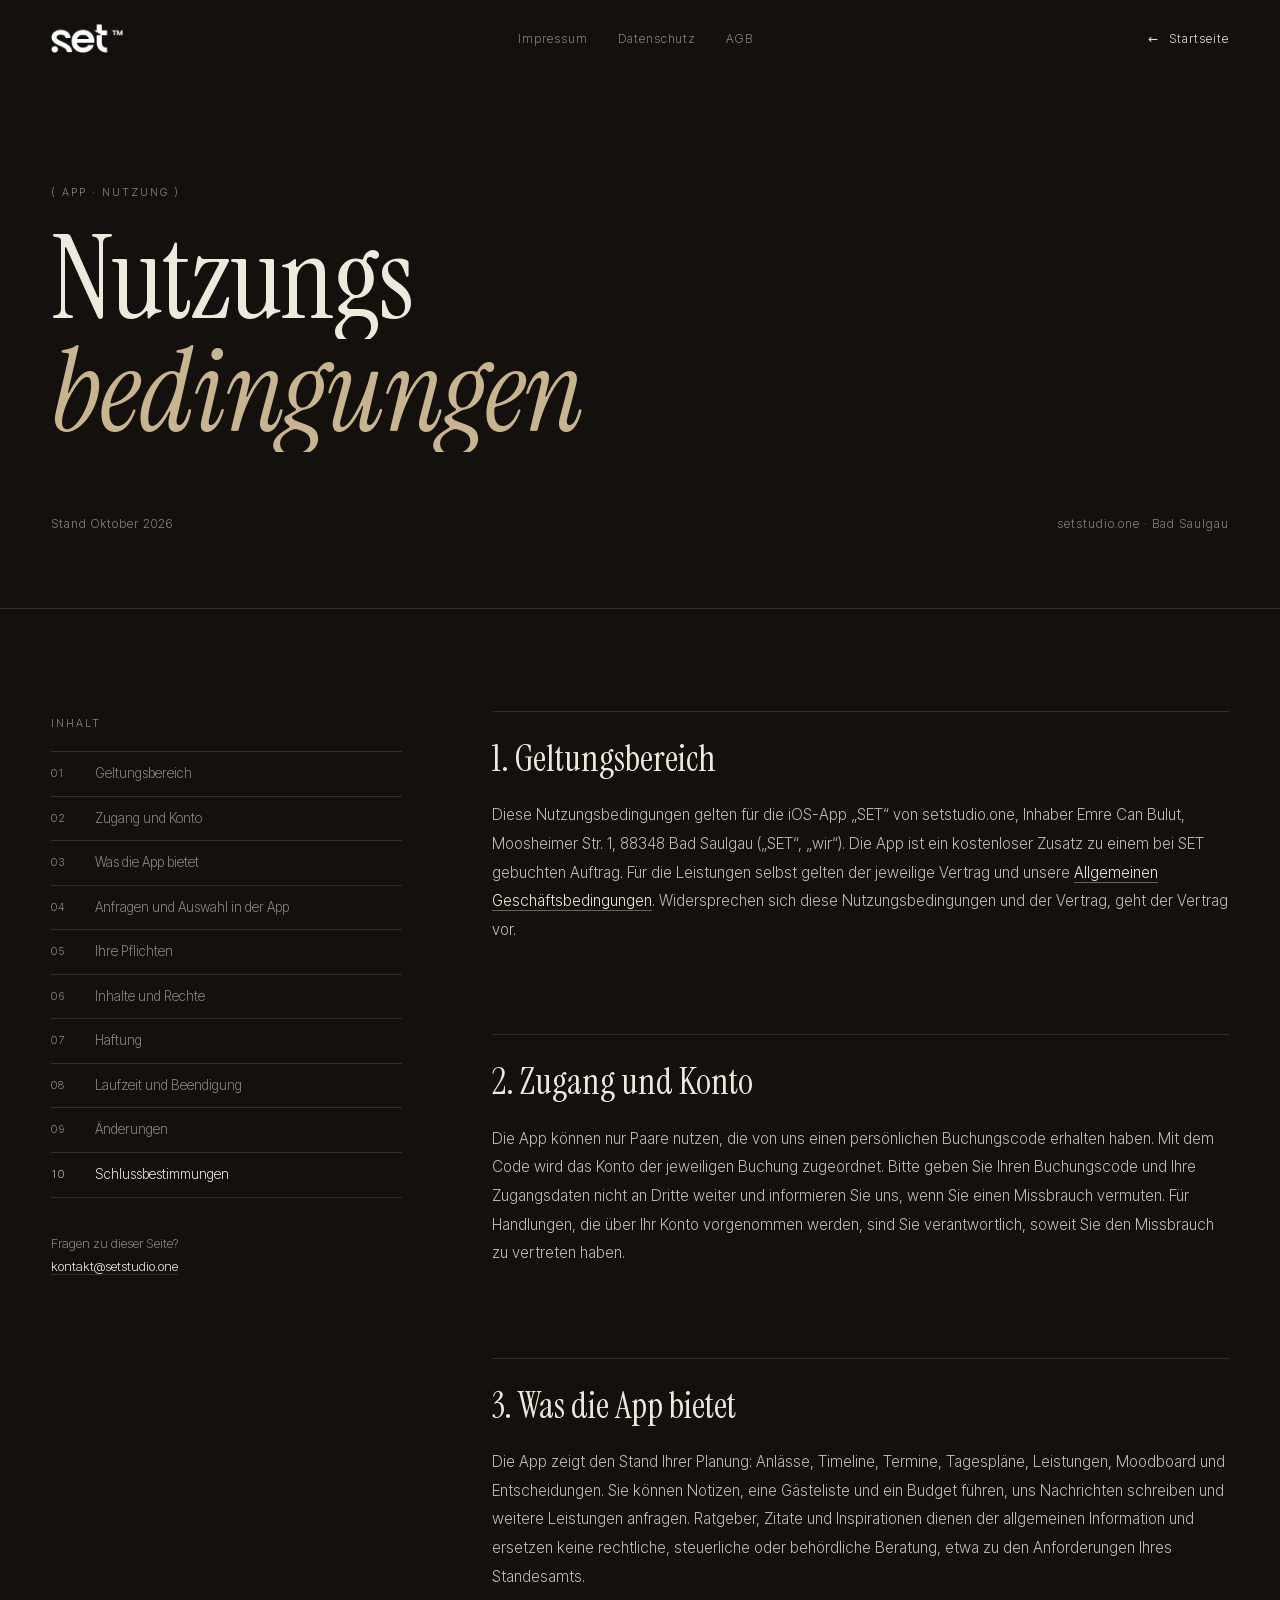
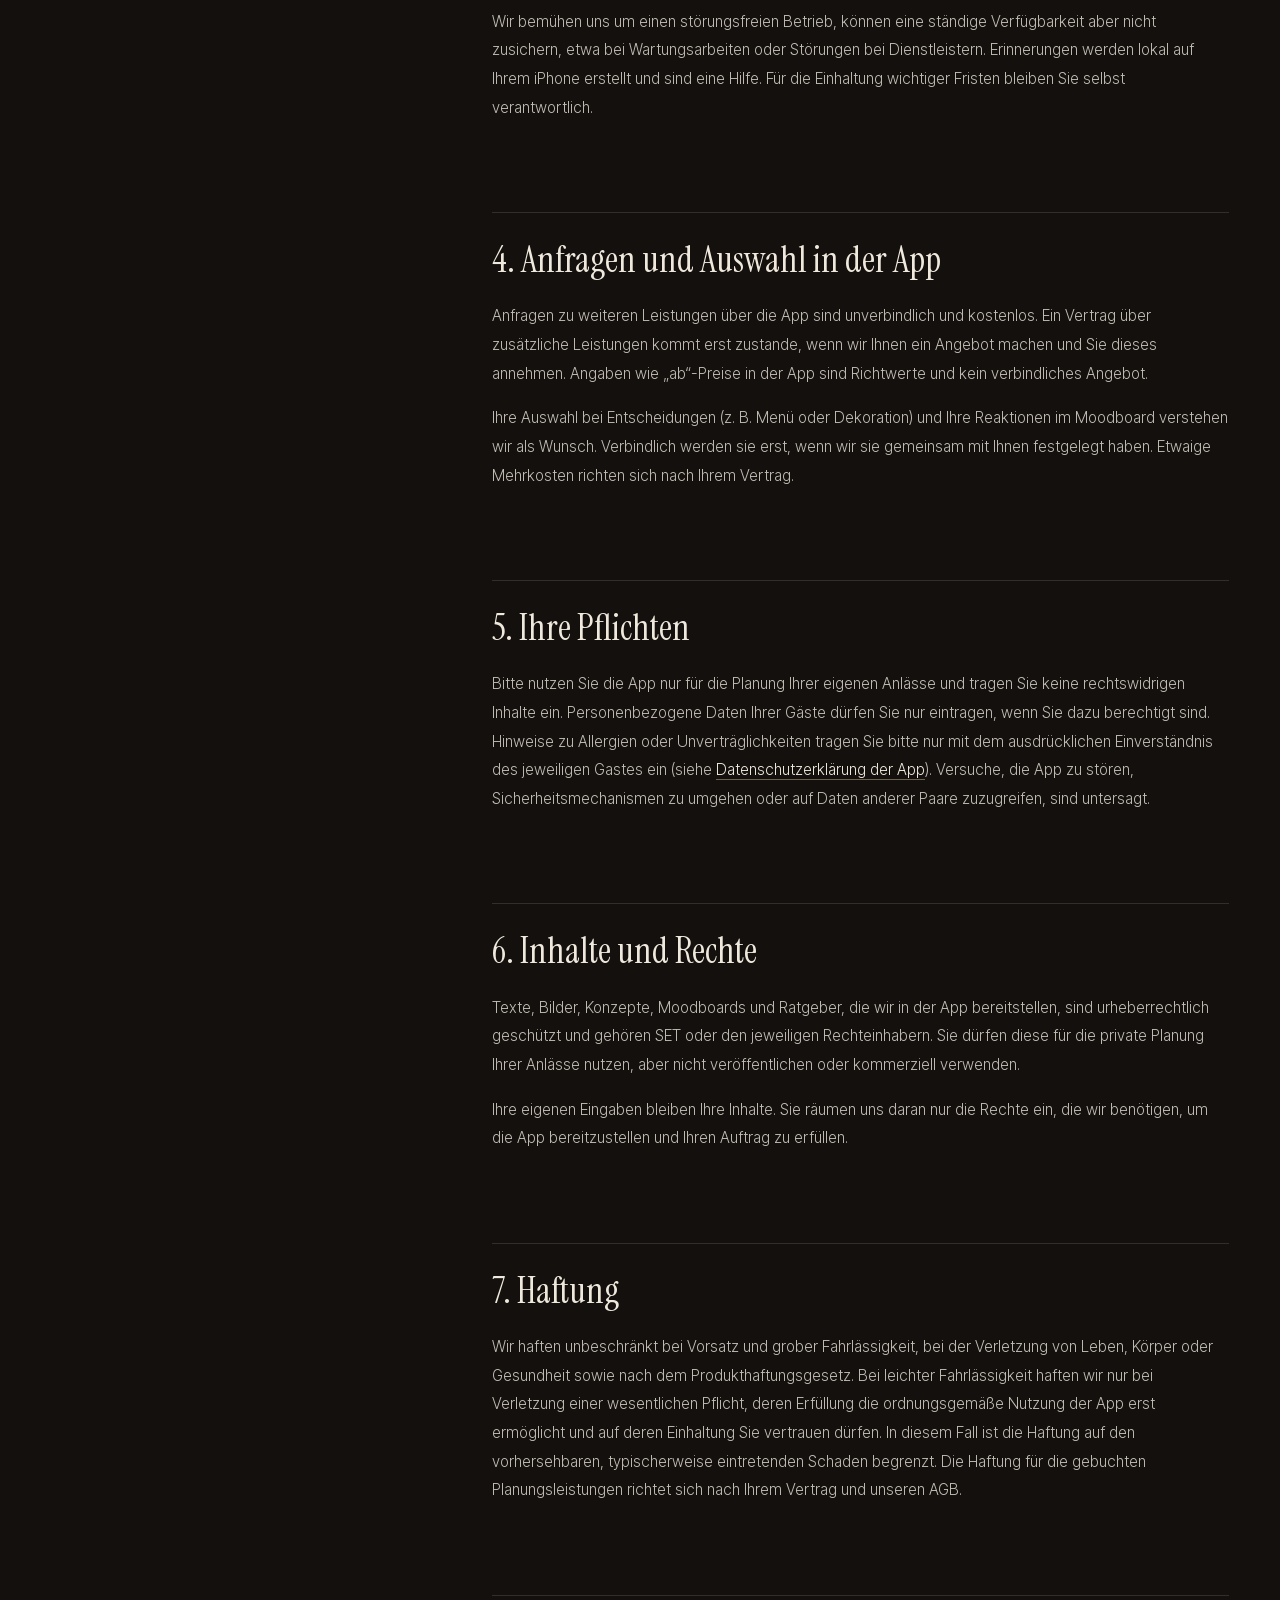
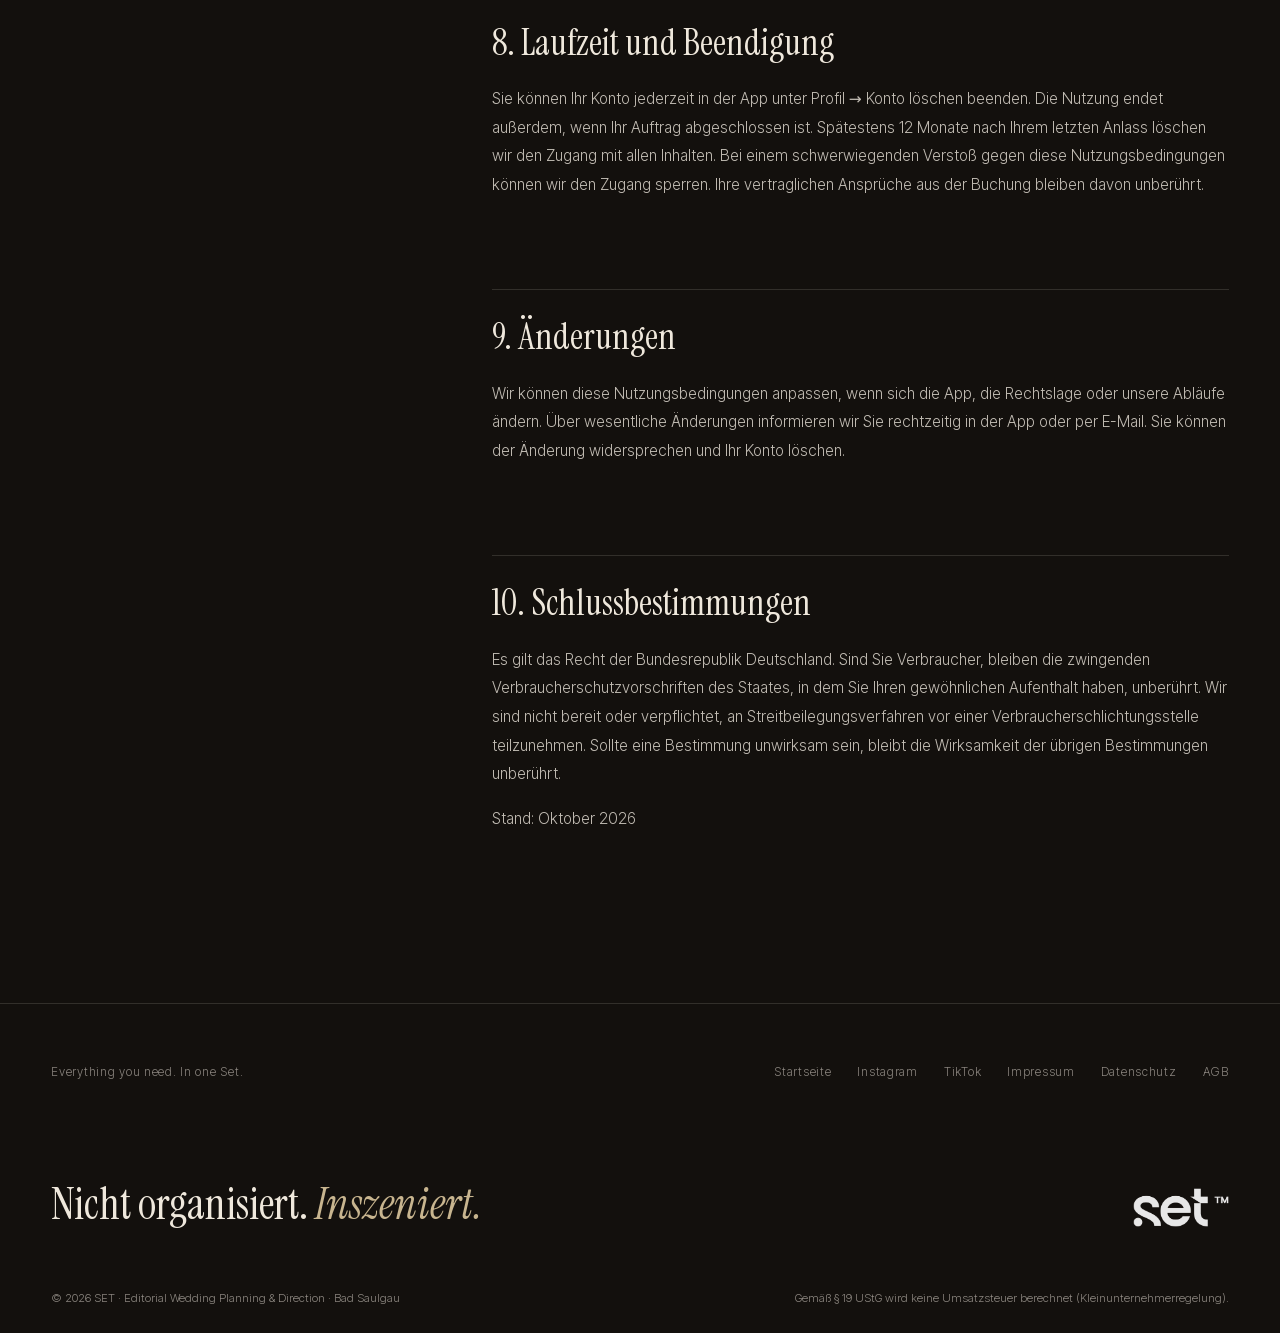
<file: app-nutzungsbedingungen.html>
<!DOCTYPE html>
<html lang="de">
<head>
<meta charset="UTF-8">
<meta name="viewport" content="width=device-width, initial-scale=1.0">
<title>Nutzungsbedingungen der App · SET</title>
<meta name="theme-color" content="#13100d">
<meta name="description" content="Nutzungsbedingungen der SET-App für Hochzeitspaare.">
<link rel="canonical" href="https://setstudio.one/app-nutzungsbedingungen.html">
<link rel="icon" href="favicon.ico" sizes="any">
<link rel="icon" type="image/png" sizes="192x192" href="icon-192.png">
<link rel="apple-touch-icon" href="apple-touch-icon.png">
<link rel="preload" href="instrument-serif-1.woff2" as="font" type="font/woff2" crossorigin>
<link rel="preload" href="inter-tight-5.woff2" as="font" type="font/woff2" crossorigin>
<meta name="robots" content="noindex, follow">
<link rel="stylesheet" href="fonts.css">
<link rel="stylesheet" href="legal.css">
</head>
<body>

<header class="nav">
  <a href="index.html" class="logo" aria-label="set — Startseite"><img src="logo-weiss.webp" alt="set" width="1200" height="489"></a>
  <nav class="nav-links" aria-label="Rechtliches">
    <a href="impressum.html">Impressum</a>
    <a href="datenschutz.html">Datenschutz</a>
    <a href="agb.html">AGB</a>
  </nav>
  <a class="nav-back" href="index.html"><span>←</span> Startseite</a>
</header>

<main>
  <section class="page-head">
    <div class="wrap">
      <span class="eyebrow">( App · Nutzung )</span>
      <h1><span class="ln"><span>Nutzungs</span></span><span class="ln"><span><em>bedingungen</em></span></span></h1>
      <div class="page-meta"><span>Stand Oktober 2026</span><span>setstudio.one · Bad Saulgau</span></div>
    </div>
  </section>

  <div class="wrap">
    <div class="legal">
      <aside class="toc">
        <span class="eyebrow">Inhalt</span>
        <ol id="tocList"></ol>
        <div class="contact">Fragen zu dieser Seite?<br><a href="mailto:kontakt@setstudio.one">kontakt@setstudio.one</a></div>
      </aside>
      <article>

    <h2>1. Geltungsbereich</h2>
    <p>Diese Nutzungsbedingungen gelten für die iOS-App „SET“ von setstudio.one, Inhaber Emre Can Bulut, Moosheimer Str. 1, 88348 Bad Saulgau („SET“, „wir“). Die App ist ein kostenloser Zusatz zu einem bei SET gebuchten Auftrag. Für die Leistungen selbst gelten der jeweilige Vertrag und unsere <a href="agb.html">Allgemeinen Geschäftsbedingungen</a>. Widersprechen sich diese Nutzungsbedingungen und der Vertrag, geht der Vertrag vor.</p>

    <h2>2. Zugang und Konto</h2>
    <p>Die App können nur Paare nutzen, die von uns einen persönlichen Buchungscode erhalten haben. Mit dem Code wird das Konto der jeweiligen Buchung zugeordnet. Bitte geben Sie Ihren Buchungscode und Ihre Zugangsdaten nicht an Dritte weiter und informieren Sie uns, wenn Sie einen Missbrauch vermuten. Für Handlungen, die über Ihr Konto vorgenommen werden, sind Sie verantwortlich, soweit Sie den Missbrauch zu vertreten haben.</p>

    <h2>3. Was die App bietet</h2>
    <p>Die App zeigt den Stand Ihrer Planung: Anlässe, Timeline, Termine, Tagespläne, Leistungen, Moodboard und Entscheidungen. Sie können Notizen, eine Gästeliste und ein Budget führen, uns Nachrichten schreiben und weitere Leistungen anfragen. Ratgeber, Zitate und Inspirationen dienen der allgemeinen Information und ersetzen keine rechtliche, steuerliche oder behördliche Beratung, etwa zu den Anforderungen Ihres Standesamts.</p>
    <p>Wir bemühen uns um einen störungsfreien Betrieb, können eine ständige Verfügbarkeit aber nicht zusichern, etwa bei Wartungsarbeiten oder Störungen bei Dienstleistern. Erinnerungen werden lokal auf Ihrem iPhone erstellt und sind eine Hilfe. Für die Einhaltung wichtiger Fristen bleiben Sie selbst verantwortlich.</p>

    <h2>4. Anfragen und Auswahl in der App</h2>
    <p>Anfragen zu weiteren Leistungen über die App sind unverbindlich und kostenlos. Ein Vertrag über zusätzliche Leistungen kommt erst zustande, wenn wir Ihnen ein Angebot machen und Sie dieses annehmen. Angaben wie „ab“-Preise in der App sind Richtwerte und kein verbindliches Angebot.</p>
    <p>Ihre Auswahl bei Entscheidungen (z. B. Menü oder Dekoration) und Ihre Reaktionen im Moodboard verstehen wir als Wunsch. Verbindlich werden sie erst, wenn wir sie gemeinsam mit Ihnen festgelegt haben. Etwaige Mehrkosten richten sich nach Ihrem Vertrag.</p>

    <h2>5. Ihre Pflichten</h2>
    <p>Bitte nutzen Sie die App nur für die Planung Ihrer eigenen Anlässe und tragen Sie keine rechtswidrigen Inhalte ein. Personenbezogene Daten Ihrer Gäste dürfen Sie nur eintragen, wenn Sie dazu berechtigt sind. Hinweise zu Allergien oder Unverträglichkeiten tragen Sie bitte nur mit dem ausdrücklichen Einverständnis des jeweiligen Gastes ein (siehe <a href="app-datenschutz.html">Datenschutzerklärung der App</a>). Versuche, die App zu stören, Sicherheitsmechanismen zu umgehen oder auf Daten anderer Paare zuzugreifen, sind untersagt.</p>

    <h2>6. Inhalte und Rechte</h2>
    <p>Texte, Bilder, Konzepte, Moodboards und Ratgeber, die wir in der App bereitstellen, sind urheberrechtlich geschützt und gehören SET oder den jeweiligen Rechteinhabern. Sie dürfen diese für die private Planung Ihrer Anlässe nutzen, aber nicht veröffentlichen oder kommerziell verwenden.</p>
    <p>Ihre eigenen Eingaben bleiben Ihre Inhalte. Sie räumen uns daran nur die Rechte ein, die wir benötigen, um die App bereitzustellen und Ihren Auftrag zu erfüllen.</p>

    <h2>7. Haftung</h2>
    <p>Wir haften unbeschränkt bei Vorsatz und grober Fahrlässigkeit, bei der Verletzung von Leben, Körper oder Gesundheit sowie nach dem Produkthaftungsgesetz. Bei leichter Fahrlässigkeit haften wir nur bei Verletzung einer wesentlichen Pflicht, deren Erfüllung die ordnungsgemäße Nutzung der App erst ermöglicht und auf deren Einhaltung Sie vertrauen dürfen. In diesem Fall ist die Haftung auf den vorhersehbaren, typischerweise eintretenden Schaden begrenzt. Die Haftung für die gebuchten Planungsleistungen richtet sich nach Ihrem Vertrag und unseren AGB.</p>

    <h2>8. Laufzeit und Beendigung</h2>
    <p>Sie können Ihr Konto jederzeit in der App unter Profil → Konto löschen beenden. Die Nutzung endet außerdem, wenn Ihr Auftrag abgeschlossen ist. Spätestens 12 Monate nach Ihrem letzten Anlass löschen wir den Zugang mit allen Inhalten. Bei einem schwerwiegenden Verstoß gegen diese Nutzungsbedingungen können wir den Zugang sperren. Ihre vertraglichen Ansprüche aus der Buchung bleiben davon unberührt.</p>

    <h2>9. Änderungen</h2>
    <p>Wir können diese Nutzungsbedingungen anpassen, wenn sich die App, die Rechtslage oder unsere Abläufe ändern. Über wesentliche Änderungen informieren wir Sie rechtzeitig in der App oder per E-Mail. Sie können der Änderung widersprechen und Ihr Konto löschen.</p>

    <h2>10. Schlussbestimmungen</h2>
    <p>Es gilt das Recht der Bundesrepublik Deutschland. Sind Sie Verbraucher, bleiben die zwingenden Verbraucherschutzvorschriften des Staates, in dem Sie Ihren gewöhnlichen Aufenthalt haben, unberührt. Wir sind nicht bereit oder verpflichtet, an Streitbeilegungsverfahren vor einer Verbraucherschlichtungsstelle teilzunehmen. Sollte eine Bestimmung unwirksam sein, bleibt die Wirksamkeit der übrigen Bestimmungen unberührt.</p>
    <p>Stand: Oktober 2026</p>

</article>
    </div>
  </div>
</main>

<footer>
  <div class="wrap">
    <div class="ft-top">
      <span style="color:var(--mute)">Everything you need. In one Set.</span>
      <nav>
        <a href="index.html">Startseite</a>
        <a href="https://www.instagram.com/setstudio.one/" target="_blank" rel="noopener">Instagram</a>
        <a href="https://www.tiktok.com/@setstudio.one" target="_blank" rel="noopener">TikTok</a>
        <a href="impressum.html">Impressum</a>
        <a href="datenschutz.html">Datenschutz</a>
        <a href="agb.html">AGB</a>
      </nav>
    </div>
    <div class="ft-end"><p>Nicht organisiert. <em>Inszeniert.</em></p><div class="ft-logo"><img src="logo-weiss.webp" alt="set" width="1200" height="489" loading="lazy"></div></div>
    <div class="ft-legal">
      <span>© 2026 SET · Editorial Wedding Planning &amp; Direction · Bad Saulgau</span>
      <span>Gemäß § 19 UStG wird keine Umsatzsteuer berechnet (Kleinunternehmerregelung).</span>
    </div>
  </div>
</footer>

<script src="legal.js"></script>
</body>
</html>
</file>
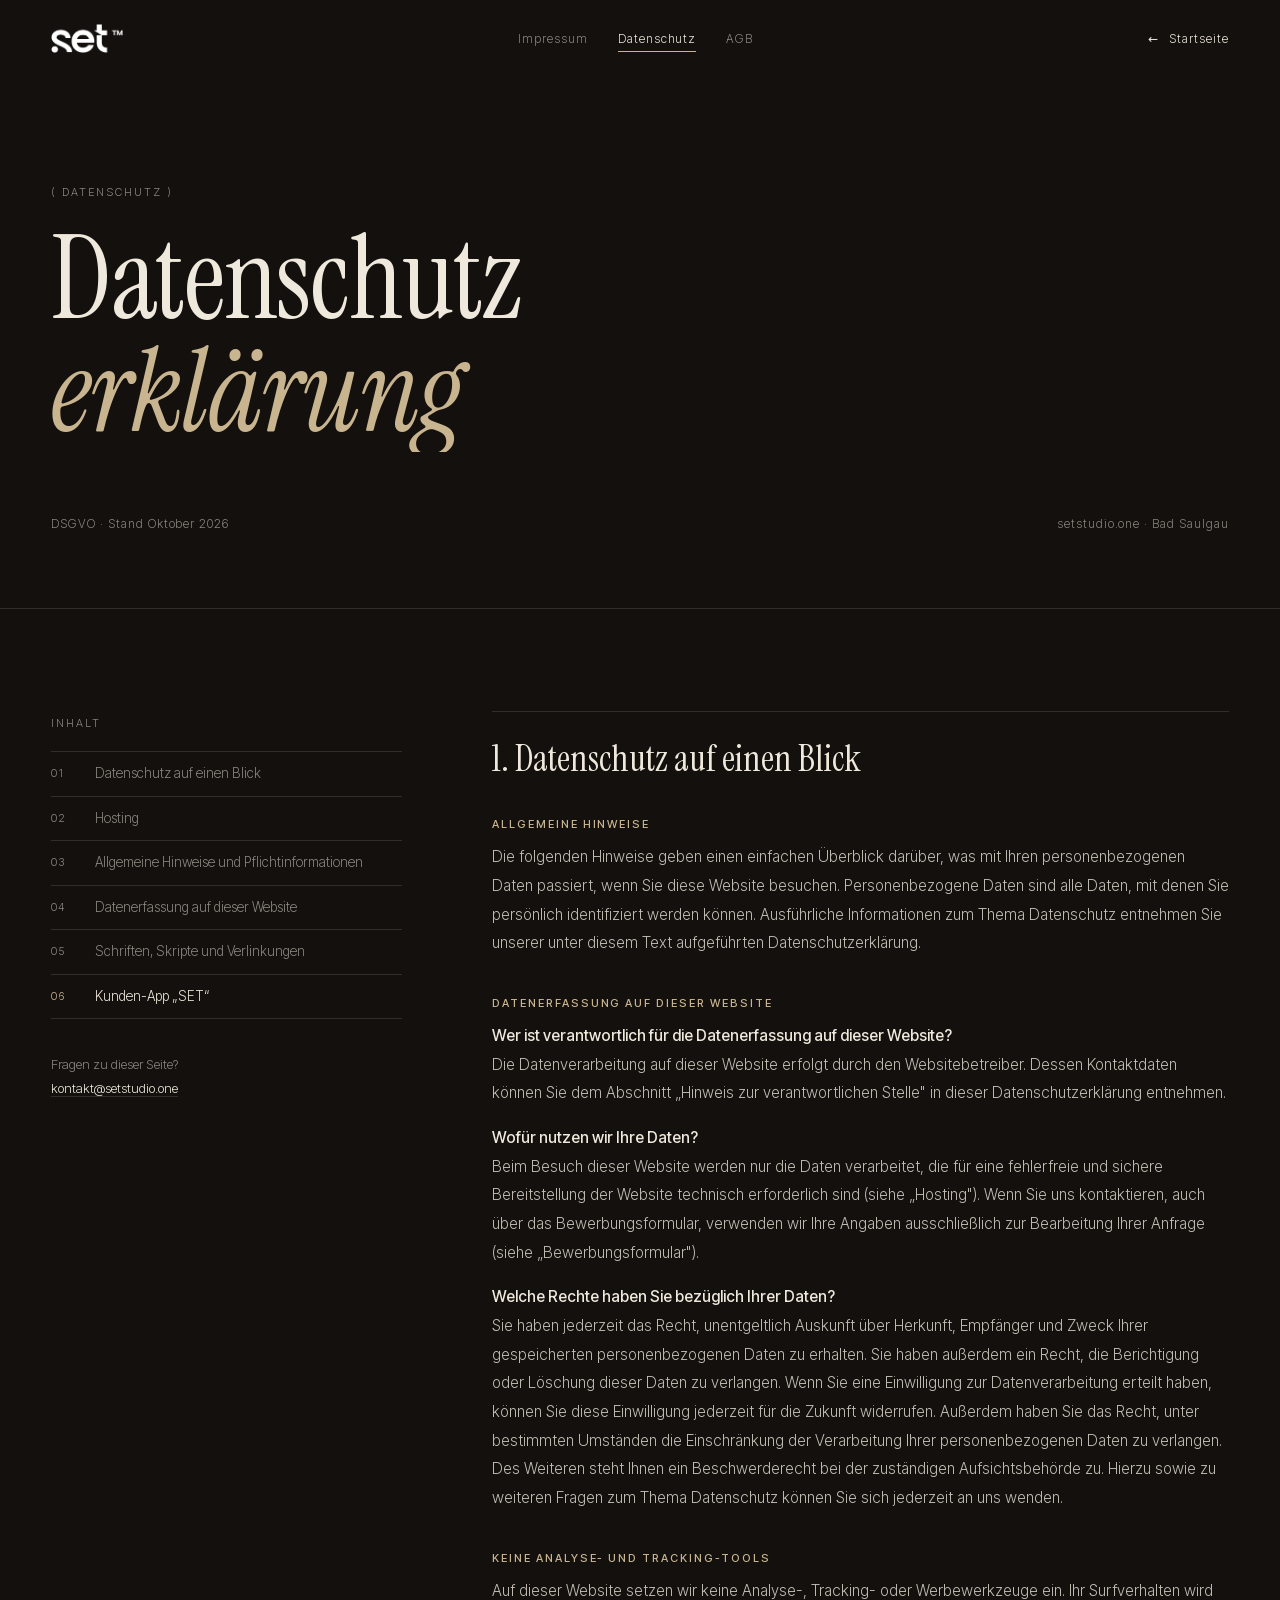
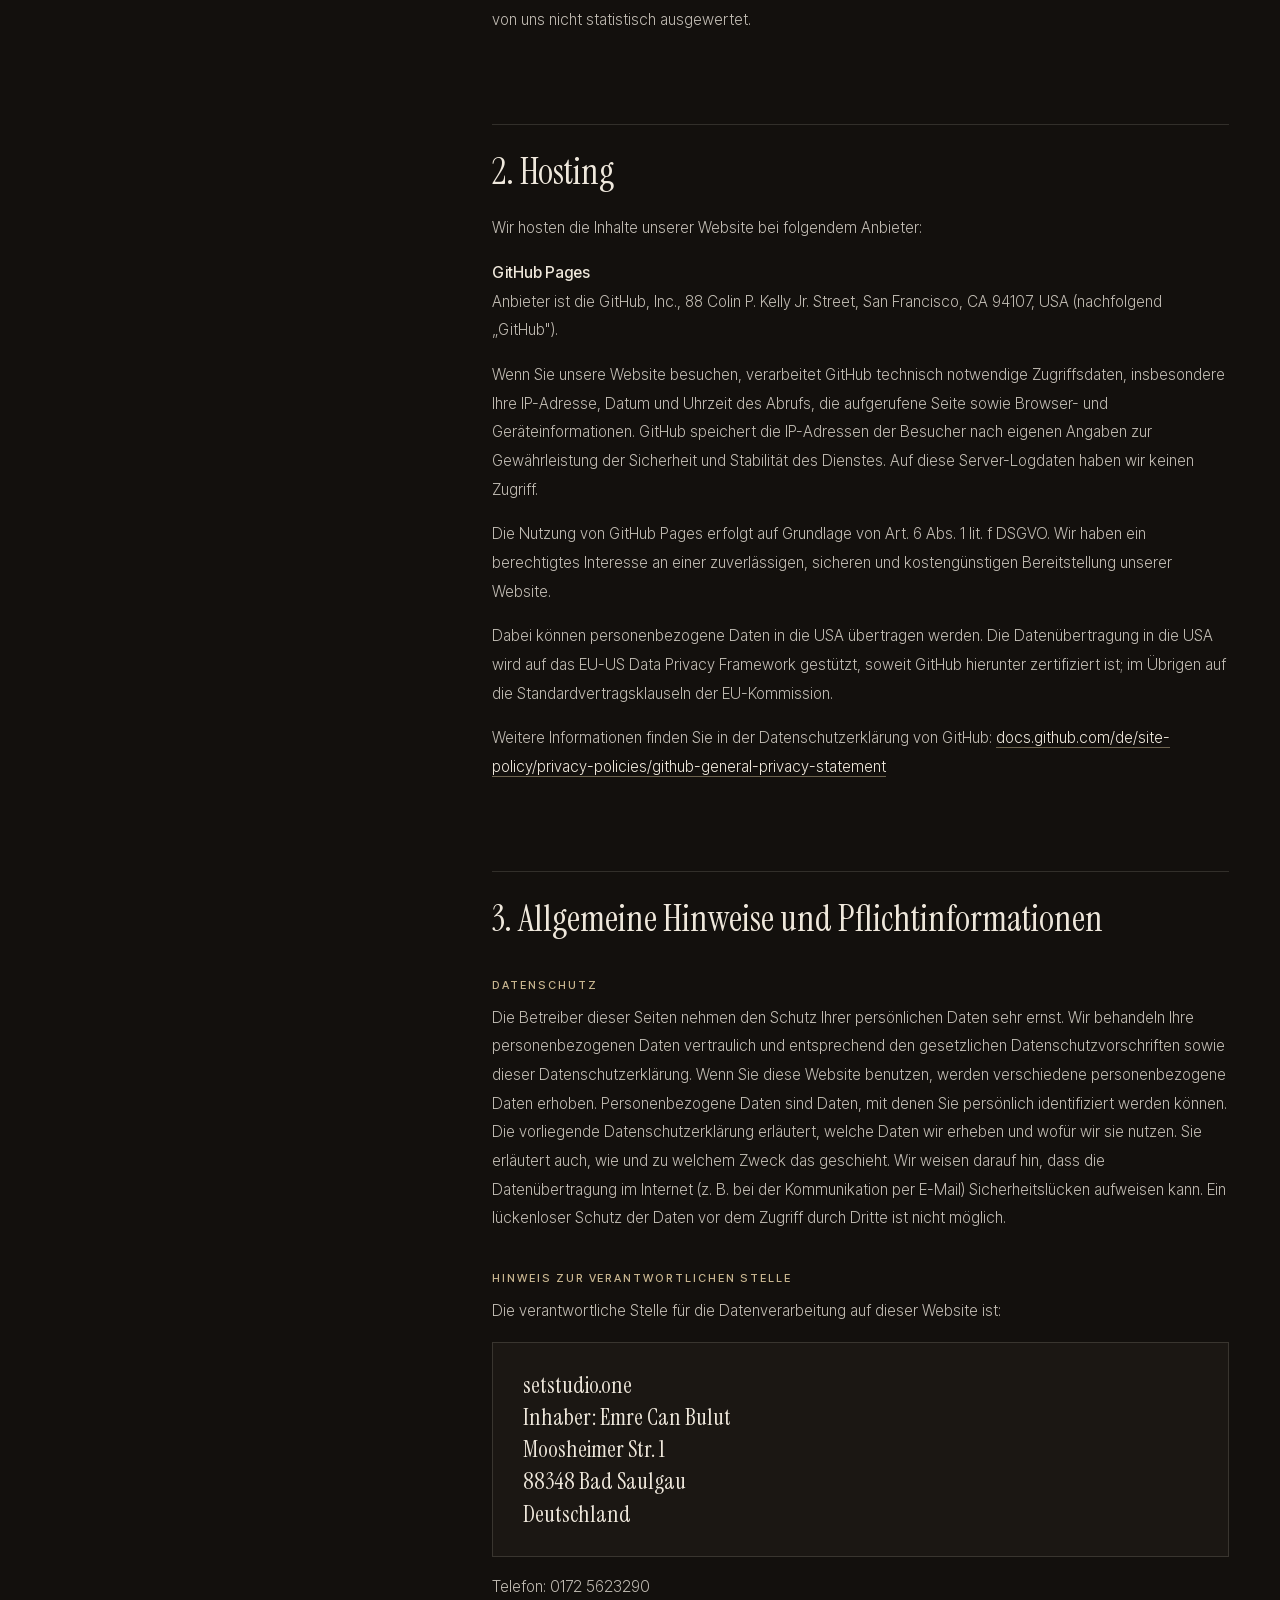
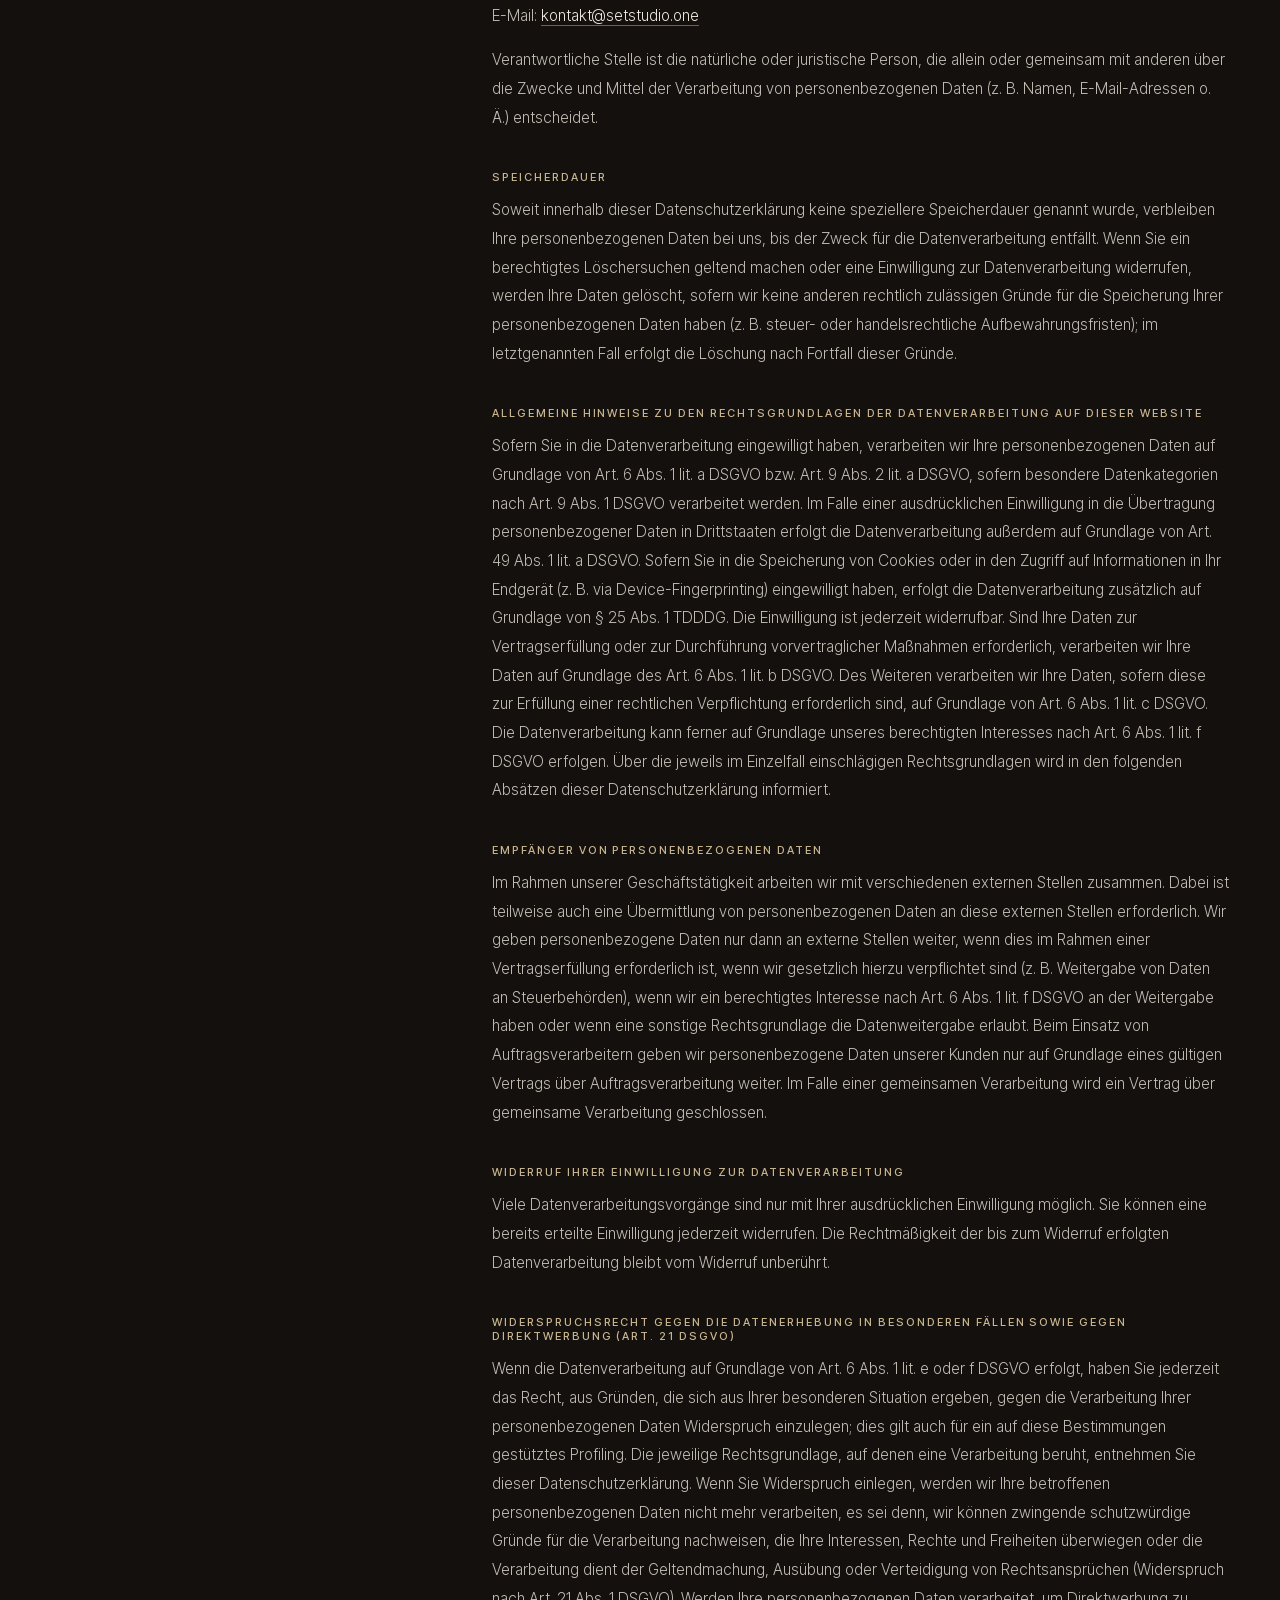
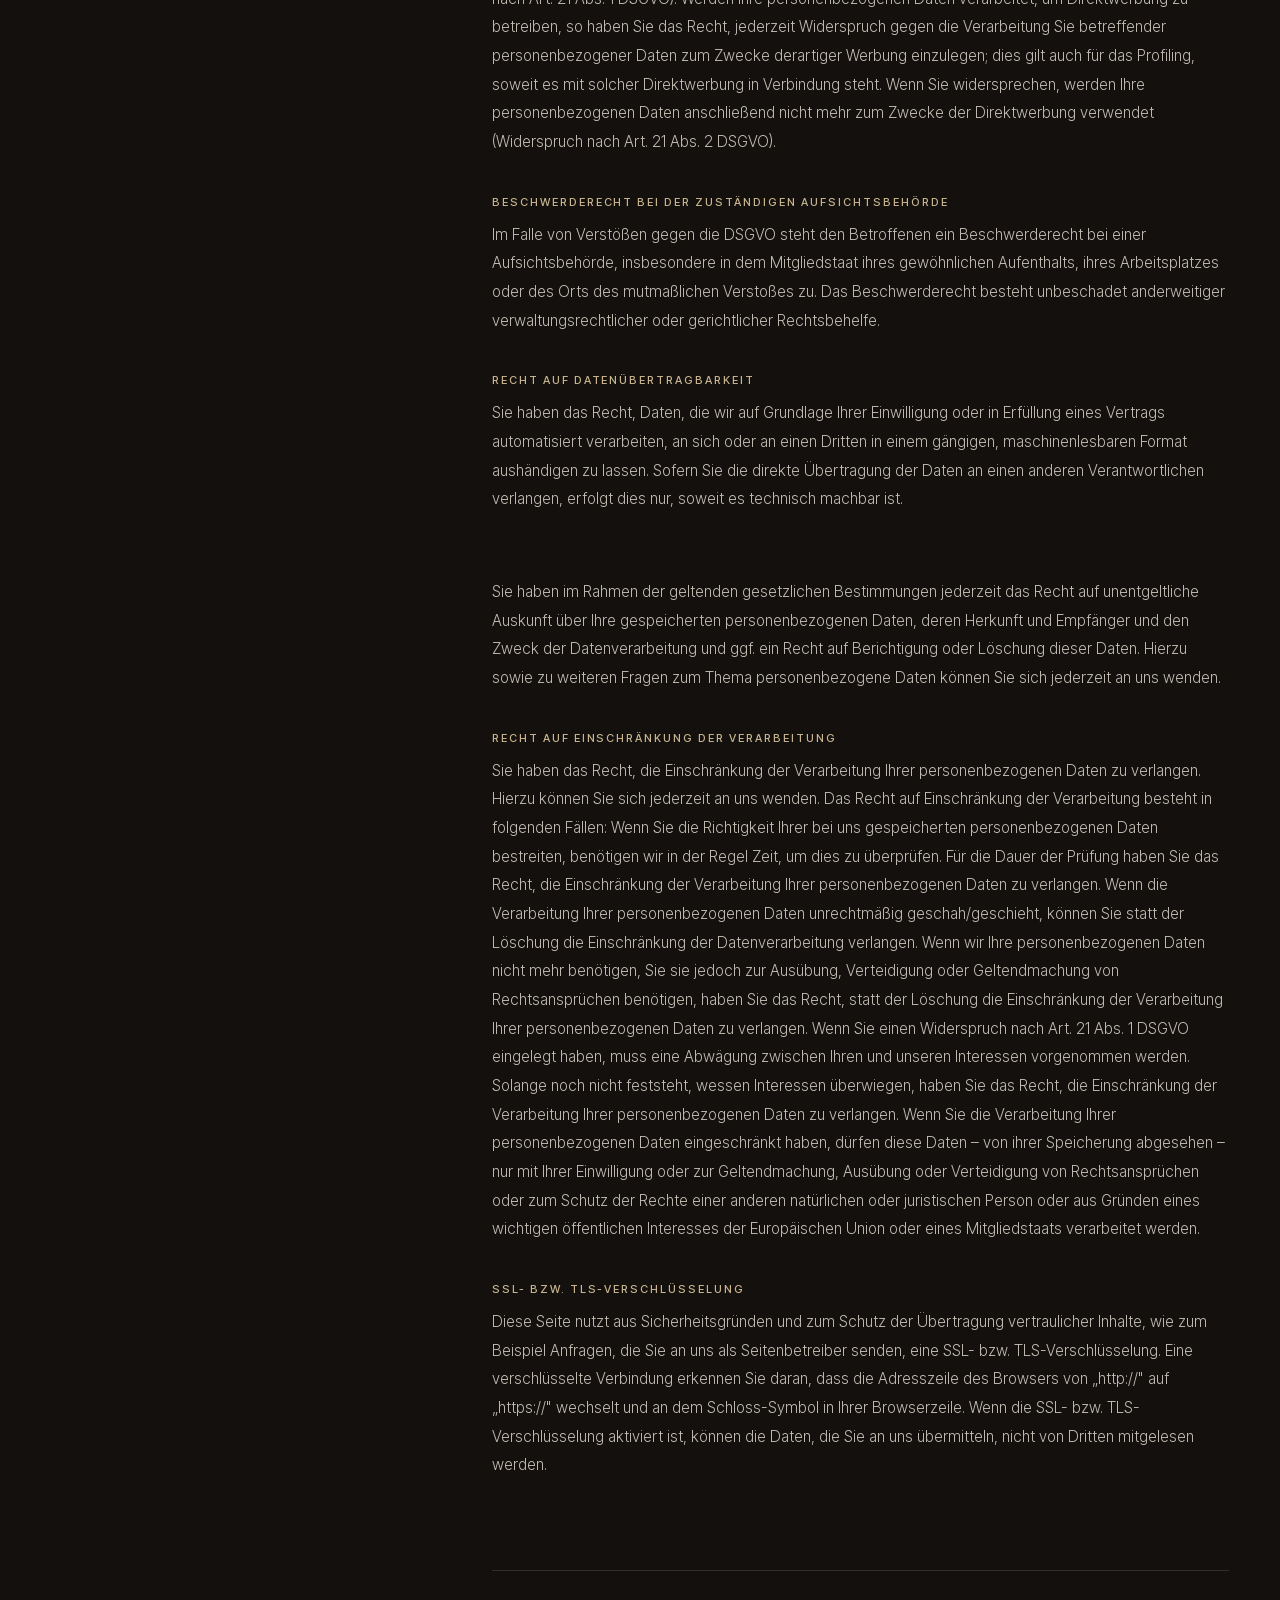
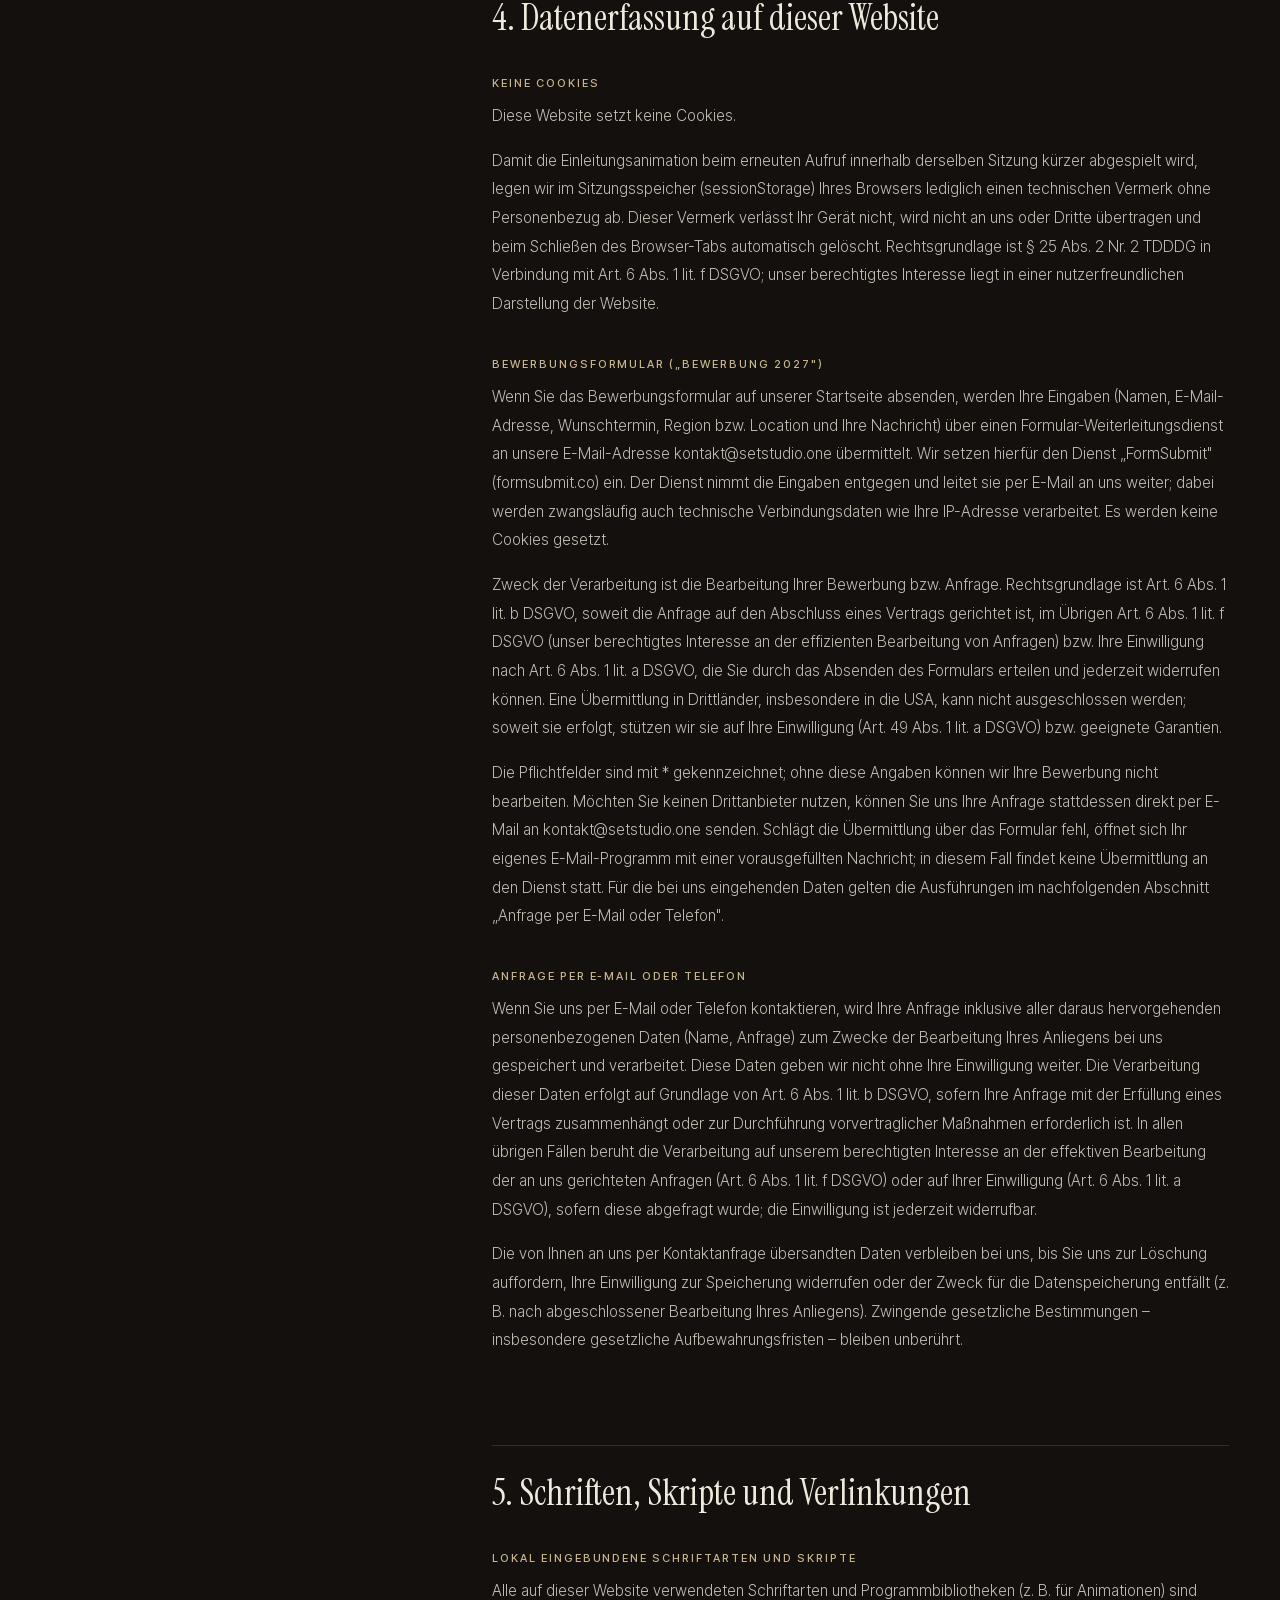
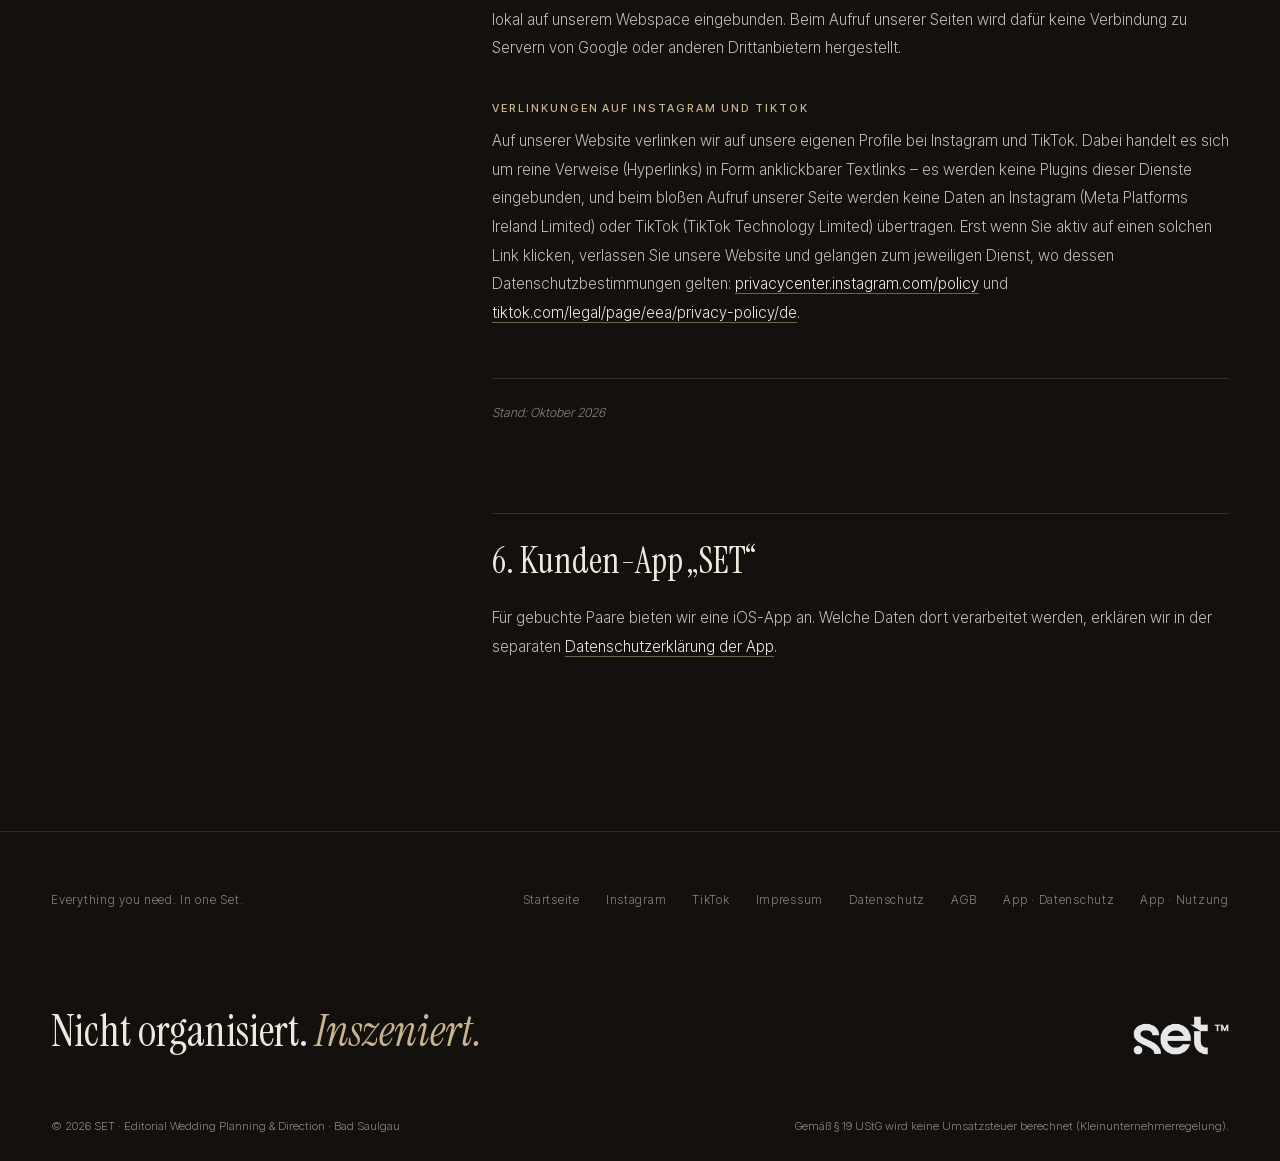
<file: datenschutz.html>
<!DOCTYPE html>
<html lang="de">
<head>
<meta charset="UTF-8">
<meta name="viewport" content="width=device-width, initial-scale=1.0">
<title>Datenschutzerklärung · SET</title>
<meta name="theme-color" content="#13100d">
<meta name="description" content="Datenschutzerklärung von SET · Editorial Wedding Planning & Direction.">
<link rel="canonical" href="https://setstudio.one/datenschutz.html">
<link rel="icon" href="favicon.ico" sizes="any">
<link rel="icon" type="image/png" sizes="192x192" href="icon-192.png">
<link rel="apple-touch-icon" href="apple-touch-icon.png">
<link rel="preload" href="instrument-serif-1.woff2" as="font" type="font/woff2" crossorigin>
<link rel="preload" href="inter-tight-5.woff2" as="font" type="font/woff2" crossorigin>
<meta name="robots" content="noindex, follow">
<link rel="stylesheet" href="fonts.css">
<link rel="stylesheet" href="legal.css">
</head>
<body>

<header class="nav">
  <a href="index.html" class="logo" aria-label="set — Startseite"><img src="logo-weiss.webp" alt="set" width="1200" height="489"></a>
  <nav class="nav-links" aria-label="Rechtliches">
    <a href="impressum.html">Impressum</a>
    <a href="datenschutz.html" aria-current="page">Datenschutz</a>
    <a href="agb.html">AGB</a>
  </nav>
  <a class="nav-back" href="index.html"><span>←</span> Startseite</a>
</header>

<main>
  <section class="page-head">
    <div class="wrap">
      <span class="eyebrow">( Datenschutz )</span>
      <h1><span class="ln"><span>Datenschutz</span></span><span class="ln"><span><em>erklärung</em></span></span></h1>
      <div class="page-meta"><span>DSGVO · Stand Oktober 2026</span><span>setstudio.one · Bad Saulgau</span></div>
    </div>
  </section>

  <div class="wrap">
    <div class="legal">
      <aside class="toc">
        <span class="eyebrow">Inhalt</span>
        <ol id="tocList"></ol>
        <div class="contact">Fragen zu dieser Seite?<br><a href="mailto:kontakt@setstudio.one">kontakt@setstudio.one</a></div>
      </aside>
      <article>

    <h2>1. Datenschutz auf einen Blick</h2>

    <h3>Allgemeine Hinweise</h3>
    <p>Die folgenden Hinweise geben einen einfachen Überblick darüber, was mit Ihren personenbezogenen Daten passiert, wenn Sie diese Website besuchen. Personenbezogene Daten sind alle Daten, mit denen Sie persönlich identifiziert werden können. Ausführliche Informationen zum Thema Datenschutz entnehmen Sie unserer unter diesem Text aufgeführten Datenschutzerklärung.</p>

    <h3>Datenerfassung auf dieser Website</h3>
    <p><strong>Wer ist verantwortlich für die Datenerfassung auf dieser Website?</strong><br>Die Datenverarbeitung auf dieser Website erfolgt durch den Websitebetreiber. Dessen Kontaktdaten können Sie dem Abschnitt „Hinweis zur verantwortlichen Stelle" in dieser Datenschutzerklärung entnehmen.</p>
    <p><strong>Wofür nutzen wir Ihre Daten?</strong><br>Beim Besuch dieser Website werden nur die Daten verarbeitet, die für eine fehlerfreie und sichere Bereitstellung der Website technisch erforderlich sind (siehe „Hosting"). Wenn Sie uns kontaktieren, auch über das Bewerbungsformular, verwenden wir Ihre Angaben ausschließlich zur Bearbeitung Ihrer Anfrage (siehe „Bewerbungsformular").</p>
    <p><strong>Welche Rechte haben Sie bezüglich Ihrer Daten?</strong><br>Sie haben jederzeit das Recht, unentgeltlich Auskunft über Herkunft, Empfänger und Zweck Ihrer gespeicherten personenbezogenen Daten zu erhalten. Sie haben außerdem ein Recht, die Berichtigung oder Löschung dieser Daten zu verlangen. Wenn Sie eine Einwilligung zur Datenverarbeitung erteilt haben, können Sie diese Einwilligung jederzeit für die Zukunft widerrufen. Außerdem haben Sie das Recht, unter bestimmten Umständen die Einschränkung der Verarbeitung Ihrer personenbezogenen Daten zu verlangen. Des Weiteren steht Ihnen ein Beschwerderecht bei der zuständigen Aufsichtsbehörde zu. Hierzu sowie zu weiteren Fragen zum Thema Datenschutz können Sie sich jederzeit an uns wenden.</p>

    <h3>Keine Analyse- und Tracking-Tools</h3>
    <p>Auf dieser Website setzen wir keine Analyse-, Tracking- oder Werbewerkzeuge ein. Ihr Surfverhalten wird von uns nicht statistisch ausgewertet.</p>

    <h2>2. Hosting</h2>
    <p>Wir hosten die Inhalte unserer Website bei folgendem Anbieter:</p>
    <p><strong>GitHub Pages</strong><br>Anbieter ist die GitHub, Inc., 88 Colin P. Kelly Jr. Street, San Francisco, CA 94107, USA (nachfolgend „GitHub").</p>
    <p>Wenn Sie unsere Website besuchen, verarbeitet GitHub technisch notwendige Zugriffsdaten, insbesondere Ihre IP-Adresse, Datum und Uhrzeit des Abrufs, die aufgerufene Seite sowie Browser- und Geräteinformationen. GitHub speichert die IP-Adressen der Besucher nach eigenen Angaben zur Gewährleistung der Sicherheit und Stabilität des Dienstes. Auf diese Server-Logdaten haben wir keinen Zugriff.</p>
    <p>Die Nutzung von GitHub Pages erfolgt auf Grundlage von Art. 6 Abs. 1 lit. f DSGVO. Wir haben ein berechtigtes Interesse an einer zuverlässigen, sicheren und kostengünstigen Bereitstellung unserer Website.</p>
    <p>Dabei können personenbezogene Daten in die USA übertragen werden. Die Datenübertragung in die USA wird auf das EU-US Data Privacy Framework gestützt, soweit GitHub hierunter zertifiziert ist; im Übrigen auf die Standardvertragsklauseln der EU-Kommission.</p>
    <p>Weitere Informationen finden Sie in der Datenschutzerklärung von GitHub: <a href="https://docs.github.com/de/site-policy/privacy-policies/github-general-privacy-statement" target="_blank" rel="noopener">docs.github.com/de/site-policy/privacy-policies/github-general-privacy-statement</a></p>

    <h2>3. Allgemeine Hinweise und Pflichtinformationen</h2>

    <h3>Datenschutz</h3>
    <p>Die Betreiber dieser Seiten nehmen den Schutz Ihrer persönlichen Daten sehr ernst. Wir behandeln Ihre personenbezogenen Daten vertraulich und entsprechend den gesetzlichen Datenschutzvorschriften sowie dieser Datenschutzerklärung. Wenn Sie diese Website benutzen, werden verschiedene personenbezogene Daten erhoben. Personenbezogene Daten sind Daten, mit denen Sie persönlich identifiziert werden können. Die vorliegende Datenschutzerklärung erläutert, welche Daten wir erheben und wofür wir sie nutzen. Sie erläutert auch, wie und zu welchem Zweck das geschieht. Wir weisen darauf hin, dass die Datenübertragung im Internet (z. B. bei der Kommunikation per E-Mail) Sicherheitslücken aufweisen kann. Ein lückenloser Schutz der Daten vor dem Zugriff durch Dritte ist nicht möglich.</p>

    <h3>Hinweis zur verantwortlichen Stelle</h3>
    <p>Die verantwortliche Stelle für die Datenverarbeitung auf dieser Website ist:</p>
    <address>
      setstudio.one<br>
      Inhaber: Emre Can Bulut<br>
      Moosheimer Str. 1<br>
      88348 Bad Saulgau<br>
      Deutschland
    </address>
    <p>Telefon: 0172 5623290<br>E-Mail: <a href="mailto:kontakt@setstudio.one">kontakt@setstudio.one</a></p>
    <p>Verantwortliche Stelle ist die natürliche oder juristische Person, die allein oder gemeinsam mit anderen über die Zwecke und Mittel der Verarbeitung von personenbezogenen Daten (z. B. Namen, E-Mail-Adressen o. Ä.) entscheidet.</p>

    <h3>Speicherdauer</h3>
    <p>Soweit innerhalb dieser Datenschutzerklärung keine speziellere Speicherdauer genannt wurde, verbleiben Ihre personenbezogenen Daten bei uns, bis der Zweck für die Datenverarbeitung entfällt. Wenn Sie ein berechtigtes Löschersuchen geltend machen oder eine Einwilligung zur Datenverarbeitung widerrufen, werden Ihre Daten gelöscht, sofern wir keine anderen rechtlich zulässigen Gründe für die Speicherung Ihrer personenbezogenen Daten haben (z. B. steuer- oder handelsrechtliche Aufbewahrungsfristen); im letztgenannten Fall erfolgt die Löschung nach Fortfall dieser Gründe.</p>

    <h3>Allgemeine Hinweise zu den Rechtsgrundlagen der Datenverarbeitung auf dieser Website</h3>
    <p>Sofern Sie in die Datenverarbeitung eingewilligt haben, verarbeiten wir Ihre personenbezogenen Daten auf Grundlage von Art. 6 Abs. 1 lit. a DSGVO bzw. Art. 9 Abs. 2 lit. a DSGVO, sofern besondere Datenkategorien nach Art. 9 Abs. 1 DSGVO verarbeitet werden. Im Falle einer ausdrücklichen Einwilligung in die Übertragung personenbezogener Daten in Drittstaaten erfolgt die Datenverarbeitung außerdem auf Grundlage von Art. 49 Abs. 1 lit. a DSGVO. Sofern Sie in die Speicherung von Cookies oder in den Zugriff auf Informationen in Ihr Endgerät (z. B. via Device-Fingerprinting) eingewilligt haben, erfolgt die Datenverarbeitung zusätzlich auf Grundlage von § 25 Abs. 1 TDDDG. Die Einwilligung ist jederzeit widerrufbar. Sind Ihre Daten zur Vertragserfüllung oder zur Durchführung vorvertraglicher Maßnahmen erforderlich, verarbeiten wir Ihre Daten auf Grundlage des Art. 6 Abs. 1 lit. b DSGVO. Des Weiteren verarbeiten wir Ihre Daten, sofern diese zur Erfüllung einer rechtlichen Verpflichtung erforderlich sind, auf Grundlage von Art. 6 Abs. 1 lit. c DSGVO. Die Datenverarbeitung kann ferner auf Grundlage unseres berechtigten Interesses nach Art. 6 Abs. 1 lit. f DSGVO erfolgen. Über die jeweils im Einzelfall einschlägigen Rechtsgrundlagen wird in den folgenden Absätzen dieser Datenschutzerklärung informiert.</p>

    <h3>Empfänger von personenbezogenen Daten</h3>
    <p>Im Rahmen unserer Geschäftstätigkeit arbeiten wir mit verschiedenen externen Stellen zusammen. Dabei ist teilweise auch eine Übermittlung von personenbezogenen Daten an diese externen Stellen erforderlich. Wir geben personenbezogene Daten nur dann an externe Stellen weiter, wenn dies im Rahmen einer Vertragserfüllung erforderlich ist, wenn wir gesetzlich hierzu verpflichtet sind (z. B. Weitergabe von Daten an Steuerbehörden), wenn wir ein berechtigtes Interesse nach Art. 6 Abs. 1 lit. f DSGVO an der Weitergabe haben oder wenn eine sonstige Rechtsgrundlage die Datenweitergabe erlaubt. Beim Einsatz von Auftragsverarbeitern geben wir personenbezogene Daten unserer Kunden nur auf Grundlage eines gültigen Vertrags über Auftragsverarbeitung weiter. Im Falle einer gemeinsamen Verarbeitung wird ein Vertrag über gemeinsame Verarbeitung geschlossen.</p>

    <h3>Widerruf Ihrer Einwilligung zur Datenverarbeitung</h3>
    <p>Viele Datenverarbeitungsvorgänge sind nur mit Ihrer ausdrücklichen Einwilligung möglich. Sie können eine bereits erteilte Einwilligung jederzeit widerrufen. Die Rechtmäßigkeit der bis zum Widerruf erfolgten Datenverarbeitung bleibt vom Widerruf unberührt.</p>

    <h3>Widerspruchsrecht gegen die Datenerhebung in besonderen Fällen sowie gegen Direktwerbung (Art. 21 DSGVO)</h3>
    <p>Wenn die Datenverarbeitung auf Grundlage von Art. 6 Abs. 1 lit. e oder f DSGVO erfolgt, haben Sie jederzeit das Recht, aus Gründen, die sich aus Ihrer besonderen Situation ergeben, gegen die Verarbeitung Ihrer personenbezogenen Daten Widerspruch einzulegen; dies gilt auch für ein auf diese Bestimmungen gestütztes Profiling. Die jeweilige Rechtsgrundlage, auf denen eine Verarbeitung beruht, entnehmen Sie dieser Datenschutzerklärung. Wenn Sie Widerspruch einlegen, werden wir Ihre betroffenen personenbezogenen Daten nicht mehr verarbeiten, es sei denn, wir können zwingende schutzwürdige Gründe für die Verarbeitung nachweisen, die Ihre Interessen, Rechte und Freiheiten überwiegen oder die Verarbeitung dient der Geltendmachung, Ausübung oder Verteidigung von Rechtsansprüchen (Widerspruch nach Art. 21 Abs. 1 DSGVO). Werden Ihre personenbezogenen Daten verarbeitet, um Direktwerbung zu betreiben, so haben Sie das Recht, jederzeit Widerspruch gegen die Verarbeitung Sie betreffender personenbezogener Daten zum Zwecke derartiger Werbung einzulegen; dies gilt auch für das Profiling, soweit es mit solcher Direktwerbung in Verbindung steht. Wenn Sie widersprechen, werden Ihre personenbezogenen Daten anschließend nicht mehr zum Zwecke der Direktwerbung verwendet (Widerspruch nach Art. 21 Abs. 2 DSGVO).</p>

    <h3>Beschwerderecht bei der zuständigen Aufsichtsbehörde</h3>
    <p>Im Falle von Verstößen gegen die DSGVO steht den Betroffenen ein Beschwerderecht bei einer Aufsichtsbehörde, insbesondere in dem Mitgliedstaat ihres gewöhnlichen Aufenthalts, ihres Arbeitsplatzes oder des Orts des mutmaßlichen Verstoßes zu. Das Beschwerderecht besteht unbeschadet anderweitiger verwaltungsrechtlicher oder gerichtlicher Rechtsbehelfe.</p>

    <h3>Recht auf Datenübertragbarkeit</h3>
    <p>Sie haben das Recht, Daten, die wir auf Grundlage Ihrer Einwilligung oder in Erfüllung eines Vertrags automatisiert verarbeiten, an sich oder an einen Dritten in einem gängigen, maschinenlesbaren Format aushändigen zu lassen. Sofern Sie die direkte Übertragung der Daten an einen anderen Verantwortlichen verlangen, erfolgt dies nur, soweit es technisch machbar ist.</p>

    <h3>Auskunft, Berichtigung und Löschung</h3>
    <p>Sie haben im Rahmen der geltenden gesetzlichen Bestimmungen jederzeit das Recht auf unentgeltliche Auskunft über Ihre gespeicherten personenbezogenen Daten, deren Herkunft und Empfänger und den Zweck der Datenverarbeitung und ggf. ein Recht auf Berichtigung oder Löschung dieser Daten. Hierzu sowie zu weiteren Fragen zum Thema personenbezogene Daten können Sie sich jederzeit an uns wenden.</p>

    <h3>Recht auf Einschränkung der Verarbeitung</h3>
    <p>Sie haben das Recht, die Einschränkung der Verarbeitung Ihrer personenbezogenen Daten zu verlangen. Hierzu können Sie sich jederzeit an uns wenden. Das Recht auf Einschränkung der Verarbeitung besteht in folgenden Fällen: Wenn Sie die Richtigkeit Ihrer bei uns gespeicherten personenbezogenen Daten bestreiten, benötigen wir in der Regel Zeit, um dies zu überprüfen. Für die Dauer der Prüfung haben Sie das Recht, die Einschränkung der Verarbeitung Ihrer personenbezogenen Daten zu verlangen. Wenn die Verarbeitung Ihrer personenbezogenen Daten unrechtmäßig geschah/geschieht, können Sie statt der Löschung die Einschränkung der Datenverarbeitung verlangen. Wenn wir Ihre personenbezogenen Daten nicht mehr benötigen, Sie sie jedoch zur Ausübung, Verteidigung oder Geltendmachung von Rechtsansprüchen benötigen, haben Sie das Recht, statt der Löschung die Einschränkung der Verarbeitung Ihrer personenbezogenen Daten zu verlangen. Wenn Sie einen Widerspruch nach Art. 21 Abs. 1 DSGVO eingelegt haben, muss eine Abwägung zwischen Ihren und unseren Interessen vorgenommen werden. Solange noch nicht feststeht, wessen Interessen überwiegen, haben Sie das Recht, die Einschränkung der Verarbeitung Ihrer personenbezogenen Daten zu verlangen. Wenn Sie die Verarbeitung Ihrer personenbezogenen Daten eingeschränkt haben, dürfen diese Daten – von ihrer Speicherung abgesehen – nur mit Ihrer Einwilligung oder zur Geltendmachung, Ausübung oder Verteidigung von Rechtsansprüchen oder zum Schutz der Rechte einer anderen natürlichen oder juristischen Person oder aus Gründen eines wichtigen öffentlichen Interesses der Europäischen Union oder eines Mitgliedstaats verarbeitet werden.</p>

    <h3>SSL- bzw. TLS-Verschlüsselung</h3>
    <p>Diese Seite nutzt aus Sicherheitsgründen und zum Schutz der Übertragung vertraulicher Inhalte, wie zum Beispiel Anfragen, die Sie an uns als Seitenbetreiber senden, eine SSL- bzw. TLS-Verschlüsselung. Eine verschlüsselte Verbindung erkennen Sie daran, dass die Adresszeile des Browsers von „http://" auf „https://" wechselt und an dem Schloss-Symbol in Ihrer Browserzeile. Wenn die SSL- bzw. TLS-Verschlüsselung aktiviert ist, können die Daten, die Sie an uns übermitteln, nicht von Dritten mitgelesen werden.</p>

    <h2>4. Datenerfassung auf dieser Website</h2>

    <h3>Keine Cookies</h3>
    <p>Diese Website setzt keine Cookies.</p>
    <p>Damit die Einleitungsanimation beim erneuten Aufruf innerhalb derselben Sitzung kürzer abgespielt wird, legen wir im Sitzungsspeicher (sessionStorage) Ihres Browsers lediglich einen technischen Vermerk ohne Personenbezug ab. Dieser Vermerk verlässt Ihr Gerät nicht, wird nicht an uns oder Dritte übertragen und beim Schließen des Browser-Tabs automatisch gelöscht. Rechtsgrundlage ist § 25 Abs. 2 Nr. 2 TDDDG in Verbindung mit Art. 6 Abs. 1 lit. f DSGVO; unser berechtigtes Interesse liegt in einer nutzerfreundlichen Darstellung der Website.</p>

    <h3>Bewerbungsformular („Bewerbung 2027")</h3>
    <p>Wenn Sie das Bewerbungsformular auf unserer Startseite absenden, werden Ihre Eingaben (Namen, E-Mail-Adresse, Wunschtermin, Region bzw. Location und Ihre Nachricht) über einen Formular-Weiterleitungsdienst an unsere E-Mail-Adresse kontakt@setstudio.one übermittelt. Wir setzen hierfür den Dienst „FormSubmit" (formsubmit.co) ein. Der Dienst nimmt die Eingaben entgegen und leitet sie per E-Mail an uns weiter; dabei werden zwangsläufig auch technische Verbindungsdaten wie Ihre IP-Adresse verarbeitet. Es werden keine Cookies gesetzt.</p>
    <p>Zweck der Verarbeitung ist die Bearbeitung Ihrer Bewerbung bzw. Anfrage. Rechtsgrundlage ist Art. 6 Abs. 1 lit. b DSGVO, soweit die Anfrage auf den Abschluss eines Vertrags gerichtet ist, im Übrigen Art. 6 Abs. 1 lit. f DSGVO (unser berechtigtes Interesse an der effizienten Bearbeitung von Anfragen) bzw. Ihre Einwilligung nach Art. 6 Abs. 1 lit. a DSGVO, die Sie durch das Absenden des Formulars erteilen und jederzeit widerrufen können. Eine Übermittlung in Drittländer, insbesondere in die USA, kann nicht ausgeschlossen werden; soweit sie erfolgt, stützen wir sie auf Ihre Einwilligung (Art. 49 Abs. 1 lit. a DSGVO) bzw. geeignete Garantien.</p>
    <p>Die Pflichtfelder sind mit * gekennzeichnet; ohne diese Angaben können wir Ihre Bewerbung nicht bearbeiten. Möchten Sie keinen Drittanbieter nutzen, können Sie uns Ihre Anfrage stattdessen direkt per E-Mail an kontakt@setstudio.one senden. Schlägt die Übermittlung über das Formular fehl, öffnet sich Ihr eigenes E-Mail-Programm mit einer vorausgefüllten Nachricht; in diesem Fall findet keine Übermittlung an den Dienst statt. Für die bei uns eingehenden Daten gelten die Ausführungen im nachfolgenden Abschnitt „Anfrage per E-Mail oder Telefon".</p>

    <h3>Anfrage per E-Mail oder Telefon</h3>
    <p>Wenn Sie uns per E-Mail oder Telefon kontaktieren, wird Ihre Anfrage inklusive aller daraus hervorgehenden personenbezogenen Daten (Name, Anfrage) zum Zwecke der Bearbeitung Ihres Anliegens bei uns gespeichert und verarbeitet. Diese Daten geben wir nicht ohne Ihre Einwilligung weiter. Die Verarbeitung dieser Daten erfolgt auf Grundlage von Art. 6 Abs. 1 lit. b DSGVO, sofern Ihre Anfrage mit der Erfüllung eines Vertrags zusammenhängt oder zur Durchführung vorvertraglicher Maßnahmen erforderlich ist. In allen übrigen Fällen beruht die Verarbeitung auf unserem berechtigten Interesse an der effektiven Bearbeitung der an uns gerichteten Anfragen (Art. 6 Abs. 1 lit. f DSGVO) oder auf Ihrer Einwilligung (Art. 6 Abs. 1 lit. a DSGVO), sofern diese abgefragt wurde; die Einwilligung ist jederzeit widerrufbar.</p>
    <p>Die von Ihnen an uns per Kontaktanfrage übersandten Daten verbleiben bei uns, bis Sie uns zur Löschung auffordern, Ihre Einwilligung zur Speicherung widerrufen oder der Zweck für die Datenspeicherung entfällt (z. B. nach abgeschlossener Bearbeitung Ihres Anliegens). Zwingende gesetzliche Bestimmungen – insbesondere gesetzliche Aufbewahrungsfristen – bleiben unberührt.</p>

    <h2>5. Schriften, Skripte und Verlinkungen</h2>

    <h3>Lokal eingebundene Schriftarten und Skripte</h3>
    <p>Alle auf dieser Website verwendeten Schriftarten und Programmbibliotheken (z. B. für Animationen) sind lokal auf unserem Webspace eingebunden. Beim Aufruf unserer Seiten wird dafür keine Verbindung zu Servern von Google oder anderen Drittanbietern hergestellt.</p>

    <h3>Verlinkungen auf Instagram und TikTok</h3>
    <p>Auf unserer Website verlinken wir auf unsere eigenen Profile bei Instagram und TikTok. Dabei handelt es sich um reine Verweise (Hyperlinks) in Form anklickbarer Textlinks – es werden keine Plugins dieser Dienste eingebunden, und beim bloßen Aufruf unserer Seite werden keine Daten an Instagram (Meta Platforms Ireland Limited) oder TikTok (TikTok Technology Limited) übertragen. Erst wenn Sie aktiv auf einen solchen Link klicken, verlassen Sie unsere Website und gelangen zum jeweiligen Dienst, wo dessen Datenschutzbestimmungen gelten: <a href="https://privacycenter.instagram.com/policy" target="_blank" rel="noopener">privacycenter.instagram.com/policy</a> und <a href="https://www.tiktok.com/legal/page/eea/privacy-policy/de" target="_blank" rel="noopener">tiktok.com/legal/page/eea/privacy-policy/de</a>.</p>

    <p class="source">Stand: Oktober 2026</p>

    <h2>6. Kunden-App „SET“</h2>
    <p>Für gebuchte Paare bieten wir eine iOS-App an. Welche Daten dort verarbeitet werden, erklären wir in der separaten <a href="app-datenschutz.html">Datenschutzerklärung der App</a>.</p>

</article>
    </div>
  </div>
</main>

<footer>
  <div class="wrap">
    <div class="ft-top">
      <span style="color:var(--mute)">Everything you need. In one Set.</span>
      <nav>
        <a href="index.html">Startseite</a>
        <a href="https://www.instagram.com/setstudio.one/" target="_blank" rel="noopener">Instagram</a>
        <a href="https://www.tiktok.com/@setstudio.one" target="_blank" rel="noopener">TikTok</a>
        <a href="impressum.html">Impressum</a>
        <a href="datenschutz.html">Datenschutz</a>
        <a href="agb.html">AGB</a>
        <a href="app-datenschutz.html">App · Datenschutz</a>
        <a href="app-nutzungsbedingungen.html">App · Nutzung</a>
      </nav>
    </div>
    <div class="ft-end"><p>Nicht organisiert. <em>Inszeniert.</em></p><div class="ft-logo"><img src="logo-weiss.webp" alt="set" width="1200" height="489" loading="lazy"></div></div>
    <div class="ft-legal">
      <span>© 2026 SET · Editorial Wedding Planning &amp; Direction · Bad Saulgau</span>
      <span>Gemäß § 19 UStG wird keine Umsatzsteuer berechnet (Kleinunternehmerregelung).</span>
    </div>
  </div>
</footer>

<script src="legal.js"></script>
</body>
</html>
</file>
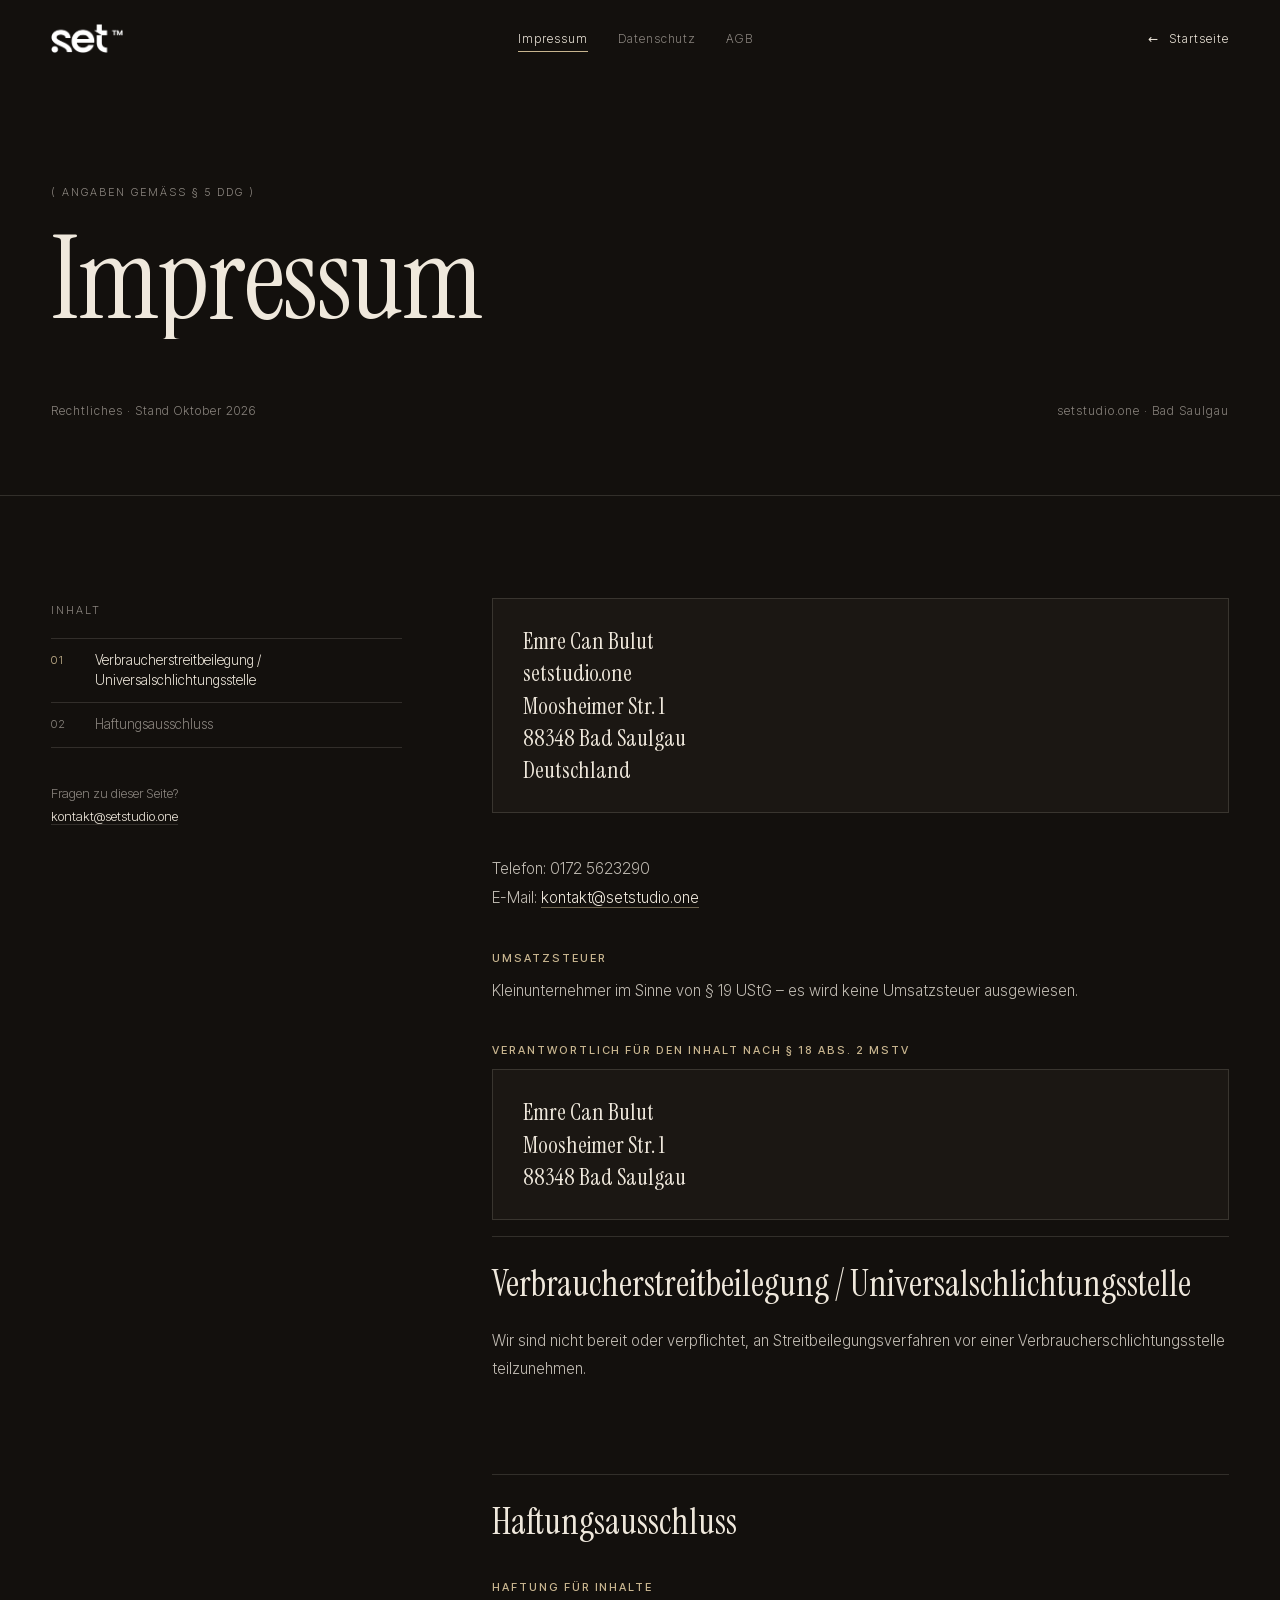
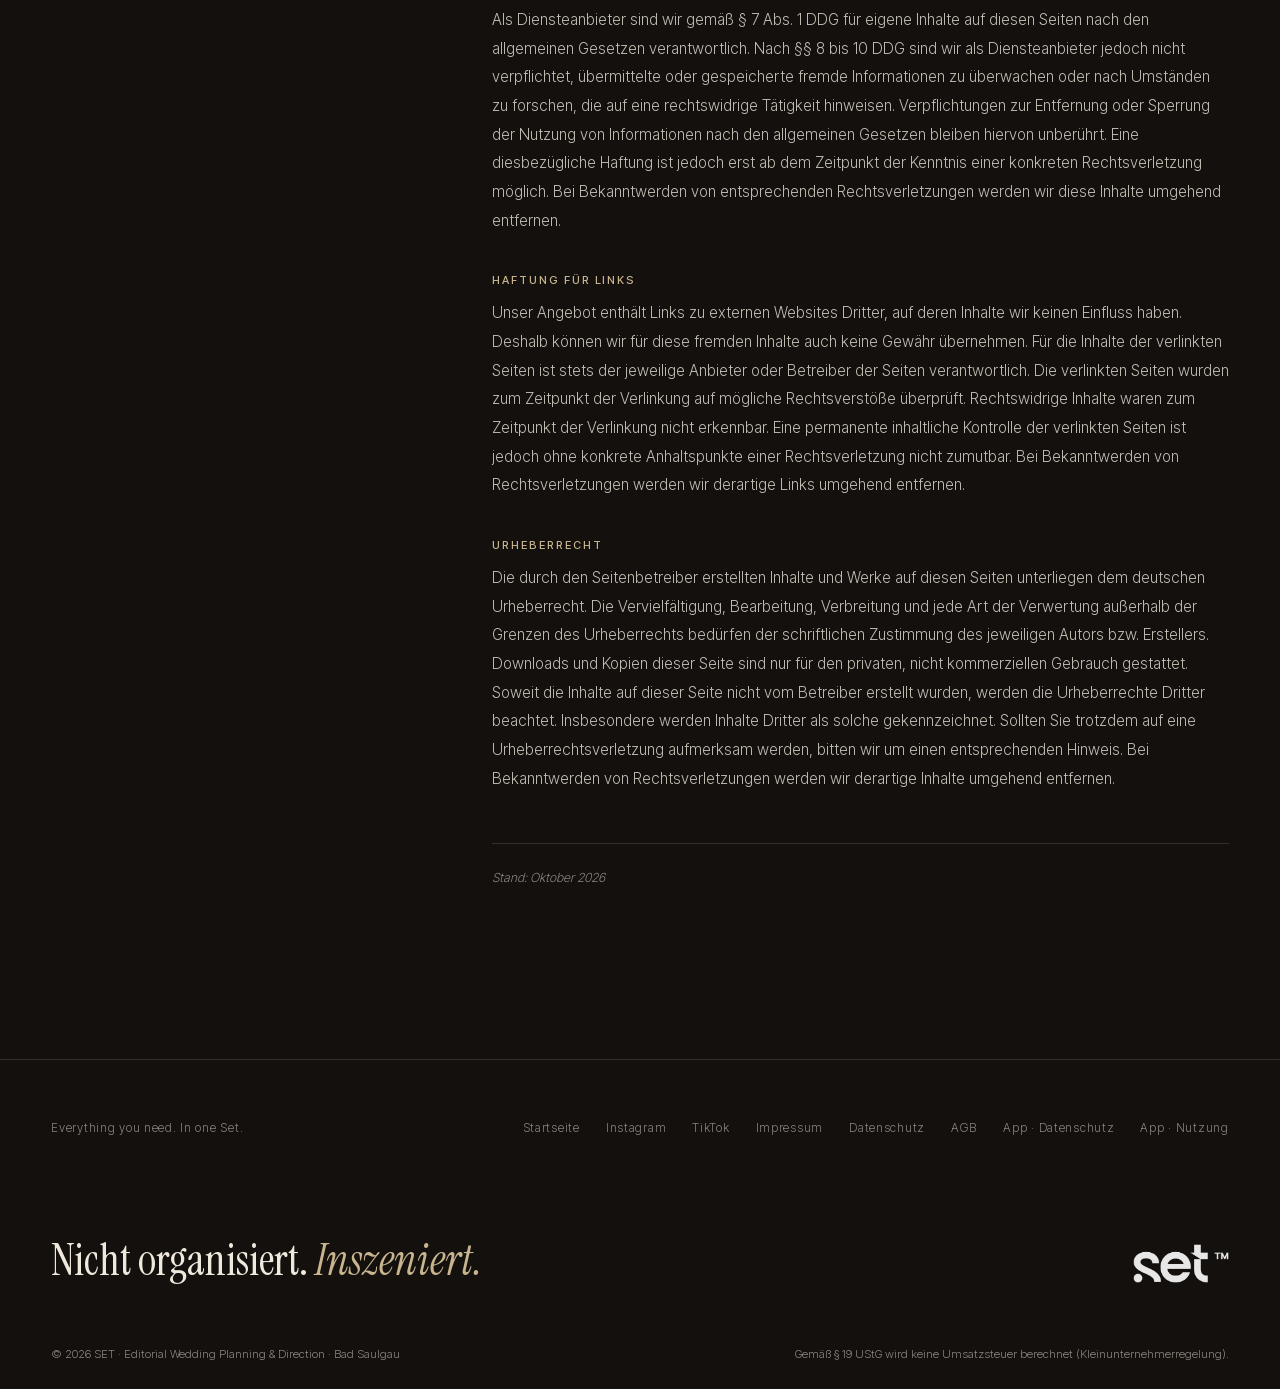
<file: impressum.html>
<!DOCTYPE html>
<html lang="de">
<head>
<meta charset="UTF-8">
<meta name="viewport" content="width=device-width, initial-scale=1.0">
<title>Impressum · SET</title>
<meta name="theme-color" content="#13100d">
<meta name="description" content="Impressum von SET · Editorial Wedding Planning & Direction, Bad Saulgau.">
<link rel="canonical" href="https://setstudio.one/impressum.html">
<link rel="icon" href="favicon.ico" sizes="any">
<link rel="icon" type="image/png" sizes="192x192" href="icon-192.png">
<link rel="apple-touch-icon" href="apple-touch-icon.png">
<link rel="preload" href="instrument-serif-1.woff2" as="font" type="font/woff2" crossorigin>
<link rel="preload" href="inter-tight-5.woff2" as="font" type="font/woff2" crossorigin>
<meta name="robots" content="noindex, follow">
<link rel="stylesheet" href="fonts.css">
<link rel="stylesheet" href="legal.css">
</head>
<body>

<header class="nav">
  <a href="index.html" class="logo" aria-label="set — Startseite"><img src="logo-weiss.webp" alt="set" width="1200" height="489"></a>
  <nav class="nav-links" aria-label="Rechtliches">
    <a href="impressum.html" aria-current="page">Impressum</a>
    <a href="datenschutz.html">Datenschutz</a>
    <a href="agb.html">AGB</a>
  </nav>
  <a class="nav-back" href="index.html"><span>←</span> Startseite</a>
</header>

<main>
  <section class="page-head">
    <div class="wrap">
      <span class="eyebrow">( Angaben gemäß § 5 DDG )</span>
      <h1><span class="ln"><span>Impressum</span></span></h1>
      <div class="page-meta"><span>Rechtliches · Stand Oktober 2026</span><span>setstudio.one · Bad Saulgau</span></div>
    </div>
  </section>

  <div class="wrap">
    <div class="legal">
      <aside class="toc">
        <span class="eyebrow">Inhalt</span>
        <ol id="tocList"></ol>
        <div class="contact">Fragen zu dieser Seite?<br><a href="mailto:kontakt@setstudio.one">kontakt@setstudio.one</a></div>
      </aside>
      <article>
      <address>
        Emre Can Bulut<br>
        setstudio.one<br>
        Moosheimer Str. 1<br>
        88348 Bad Saulgau<br>
        Deutschland
      </address>

      <h3>Kontakt</h3>
      <p>Telefon: 0172 5623290<br>E-Mail: <a href="mailto:kontakt@setstudio.one">kontakt@setstudio.one</a></p>

      <h3>Umsatzsteuer</h3>
      <p>Kleinunternehmer im Sinne von § 19 UStG – es wird keine Umsatzsteuer ausgewiesen.</p>

      <h3>Verantwortlich für den Inhalt nach § 18 Abs. 2 MStV</h3>
      <address>
        Emre Can Bulut<br>
        Moosheimer Str. 1<br>
        88348 Bad Saulgau
      </address>

      <h2>Verbraucherstreitbeilegung / Universalschlichtungsstelle</h2>
      <p>Wir sind nicht bereit oder verpflichtet, an Streitbeilegungsverfahren vor einer Verbraucherschlichtungsstelle teilzunehmen.</p>

      <h2>Haftungsausschluss</h2>
      <h3>Haftung für Inhalte</h3>
      <p>Als Diensteanbieter sind wir gemäß § 7 Abs. 1 DDG für eigene Inhalte auf diesen Seiten nach den allgemeinen Gesetzen verantwortlich. Nach §§ 8 bis 10 DDG sind wir als Diensteanbieter jedoch nicht verpflichtet, übermittelte oder gespeicherte fremde Informationen zu überwachen oder nach Umständen zu forschen, die auf eine rechtswidrige Tätigkeit hinweisen. Verpflichtungen zur Entfernung oder Sperrung der Nutzung von Informationen nach den allgemeinen Gesetzen bleiben hiervon unberührt. Eine diesbezügliche Haftung ist jedoch erst ab dem Zeitpunkt der Kenntnis einer konkreten Rechtsverletzung möglich. Bei Bekanntwerden von entsprechenden Rechtsverletzungen werden wir diese Inhalte umgehend entfernen.</p>

      <h3>Haftung für Links</h3>
      <p>Unser Angebot enthält Links zu externen Websites Dritter, auf deren Inhalte wir keinen Einfluss haben. Deshalb können wir für diese fremden Inhalte auch keine Gewähr übernehmen. Für die Inhalte der verlinkten Seiten ist stets der jeweilige Anbieter oder Betreiber der Seiten verantwortlich. Die verlinkten Seiten wurden zum Zeitpunkt der Verlinkung auf mögliche Rechtsverstöße überprüft. Rechtswidrige Inhalte waren zum Zeitpunkt der Verlinkung nicht erkennbar. Eine permanente inhaltliche Kontrolle der verlinkten Seiten ist jedoch ohne konkrete Anhaltspunkte einer Rechtsverletzung nicht zumutbar. Bei Bekanntwerden von Rechtsverletzungen werden wir derartige Links umgehend entfernen.</p>

      <h3>Urheberrecht</h3>
      <p>Die durch den Seitenbetreiber erstellten Inhalte und Werke auf diesen Seiten unterliegen dem deutschen Urheberrecht. Die Vervielfältigung, Bearbeitung, Verbreitung und jede Art der Verwertung außerhalb der Grenzen des Urheberrechts bedürfen der schriftlichen Zustimmung des jeweiligen Autors bzw. Erstellers. Downloads und Kopien dieser Seite sind nur für den privaten, nicht kommerziellen Gebrauch gestattet. Soweit die Inhalte auf dieser Seite nicht vom Betreiber erstellt wurden, werden die Urheberrechte Dritter beachtet. Insbesondere werden Inhalte Dritter als solche gekennzeichnet. Sollten Sie trotzdem auf eine Urheberrechtsverletzung aufmerksam werden, bitten wir um einen entsprechenden Hinweis. Bei Bekanntwerden von Rechtsverletzungen werden wir derartige Inhalte umgehend entfernen.</p>

      <p class="source">Stand: Oktober 2026</p>
</article>
    </div>
  </div>
</main>

<footer>
  <div class="wrap">
    <div class="ft-top">
      <span style="color:var(--mute)">Everything you need. In one Set.</span>
      <nav>
        <a href="index.html">Startseite</a>
        <a href="https://www.instagram.com/setstudio.one/" target="_blank" rel="noopener">Instagram</a>
        <a href="https://www.tiktok.com/@setstudio.one" target="_blank" rel="noopener">TikTok</a>
        <a href="impressum.html">Impressum</a>
        <a href="datenschutz.html">Datenschutz</a>
        <a href="agb.html">AGB</a>
        <a href="app-datenschutz.html">App · Datenschutz</a>
        <a href="app-nutzungsbedingungen.html">App · Nutzung</a>
      </nav>
    </div>
    <div class="ft-end"><p>Nicht organisiert. <em>Inszeniert.</em></p><div class="ft-logo"><img src="logo-weiss.webp" alt="set" width="1200" height="489" loading="lazy"></div></div>
    <div class="ft-legal">
      <span>© 2026 SET · Editorial Wedding Planning &amp; Direction · Bad Saulgau</span>
      <span>Gemäß § 19 UStG wird keine Umsatzsteuer berechnet (Kleinunternehmerregelung).</span>
    </div>
  </div>
</footer>

<script src="legal.js"></script>
</body>
</html>
</file>
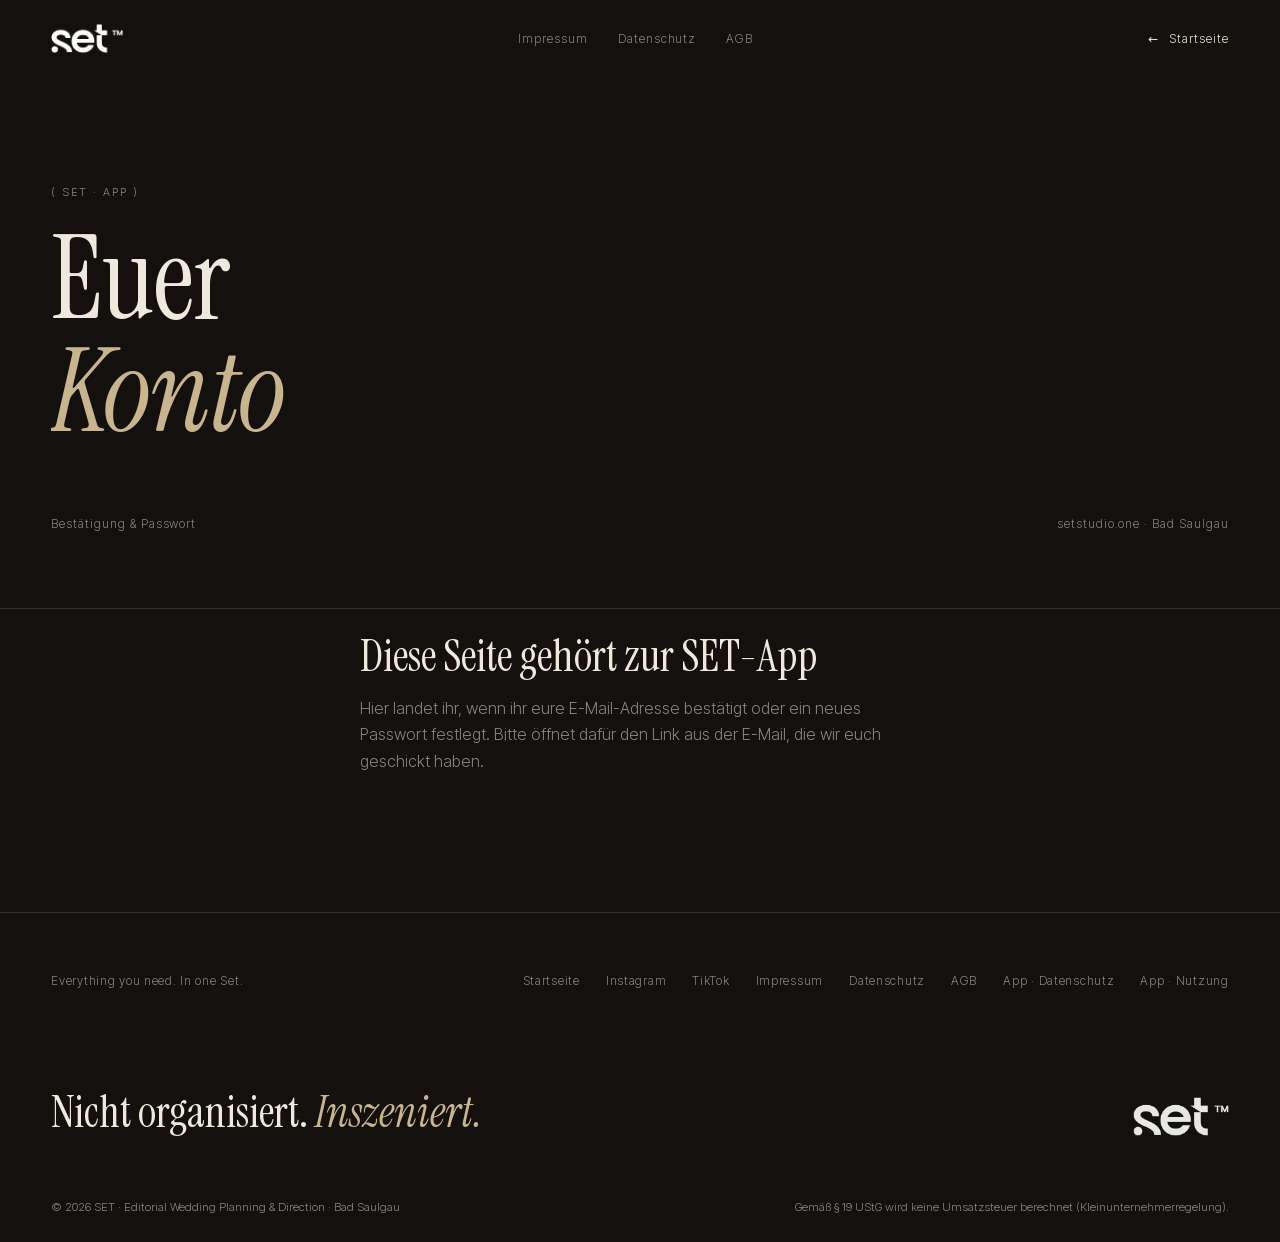
<file: konto.html>
<!DOCTYPE html>
<html lang="de">
<head>
<meta charset="UTF-8">
<meta name="viewport" content="width=device-width, initial-scale=1.0">
<title>Konto · SET</title>
<meta name="theme-color" content="#13100d">
<meta name="description" content="Konto-Bestätigung und Passwort der SET-App.">
<link rel="canonical" href="https://setstudio.one/konto.html">
<link rel="icon" href="favicon.ico" sizes="any">
<link rel="icon" type="image/png" sizes="192x192" href="icon-192.png">
<link rel="apple-touch-icon" href="apple-touch-icon.png">
<link rel="preload" href="instrument-serif-1.woff2" as="font" type="font/woff2" crossorigin>
<link rel="preload" href="inter-tight-5.woff2" as="font" type="font/woff2" crossorigin>
<meta name="robots" content="noindex, follow">
<link rel="stylesheet" href="fonts.css">
<link rel="stylesheet" href="legal.css">
</head>
<body>

<header class="nav">
  <a href="index.html" class="logo" aria-label="set — Startseite"><img src="logo-weiss.webp" alt="set" width="1200" height="489"></a>
  <nav class="nav-links" aria-label="Rechtliches">
    <a href="impressum.html">Impressum</a>
    <a href="datenschutz.html">Datenschutz</a>
    <a href="agb.html">AGB</a>
  </nav>
  <a class="nav-back" href="index.html"><span>←</span> Startseite</a>
</header>

<main>
  <section class="page-head">
    <div class="wrap">
      <span class="eyebrow">( SET · App )</span>
      <h1><span class="ln"><span>Euer</span></span><span class="ln"><span><em>Konto</em></span></span></h1>
      <div class="page-meta"><span>Bestätigung &amp; Passwort</span><span>setstudio.one · Bad Saulgau</span></div>
    </div>
  </section>

  <div class="wrap">
    <div class="account" id="account">
      <div data-state="info">
        <h2>Diese Seite gehört zur SET-App</h2>
        <p>Hier landet ihr, wenn ihr eure E-Mail-Adresse bestätigt oder ein neues Passwort festlegt. Bitte öffnet dafür den Link aus der E-Mail, die wir euch geschickt haben.</p>
      </div>
      <div data-state="confirmed" hidden>
        <h2>E-Mail bestätigt</h2>
        <p>Danke! Eure E-Mail-Adresse ist bestätigt. Öffnet jetzt die SET-App und meldet euch mit eurer E-Mail-Adresse und eurem Passwort an.</p>
      </div>
      <form data-state="recovery" hidden id="pwForm" novalidate>
        <h2>Neues Passwort festlegen</h2>
        <p>Wählt ein neues Passwort mit mindestens 8 Zeichen.</p>
        <label>Neues Passwort<input type="password" id="pw1" autocomplete="new-password" minlength="8" required></label>
        <label>Passwort wiederholen<input type="password" id="pw2" autocomplete="new-password" minlength="8" required></label>
        <p class="msg" id="pwMsg" role="alert"></p>
        <button type="submit" id="pwBtn">Passwort speichern</button>
      </form>
      <div data-state="done" hidden>
        <h2>Passwort geändert</h2>
        <p>Euer neues Passwort ist gespeichert. Öffnet jetzt die SET-App und meldet euch damit an.</p>
      </div>
      <div data-state="error" hidden>
        <h2>Der Link ist nicht mehr gültig</h2>
        <p>Links aus unseren E-Mails sind aus Sicherheitsgründen nur kurz gültig und können nur einmal verwendet werden. Fordert in der App einfach einen neuen an („Passwort vergessen?“) oder schreibt uns an <a href="mailto:kontakt@setstudio.one">kontakt@setstudio.one</a>.</p>
      </div>
    </div>
  </div>
</main>


<footer>
  <div class="wrap">
    <div class="ft-top">
      <span style="color:var(--mute)">Everything you need. In one Set.</span>
      <nav>
        <a href="index.html">Startseite</a>
        <a href="https://www.instagram.com/setstudio.one/" target="_blank" rel="noopener">Instagram</a>
        <a href="https://www.tiktok.com/@setstudio.one" target="_blank" rel="noopener">TikTok</a>
        <a href="impressum.html">Impressum</a>
        <a href="datenschutz.html">Datenschutz</a>
        <a href="agb.html">AGB</a>
        <a href="app-datenschutz.html">App · Datenschutz</a>
        <a href="app-nutzungsbedingungen.html">App · Nutzung</a>
      </nav>
    </div>
    <div class="ft-end"><p>Nicht organisiert. <em>Inszeniert.</em></p><div class="ft-logo"><img src="logo-weiss.webp" alt="set" width="1200" height="489" loading="lazy"></div></div>
    <div class="ft-legal">
      <span>© 2026 SET · Editorial Wedding Planning &amp; Direction · Bad Saulgau</span>
      <span>Gemäß § 19 UStG wird keine Umsatzsteuer berechnet (Kleinunternehmerregelung).</span>
    </div>
  </div>
</footer>

<style>
  .account{max-width:560px; margin:0 auto; padding:24px 0 120px}
  .account h2{font-family:var(--serif, 'Instrument Serif', serif); font-weight:400; font-size:clamp(30px,5vw,44px); line-height:1.05; margin:0 0 16px}
  .account p{color:var(--mute, #9a968c); line-height:1.65; margin:0 0 18px}
  .account a{color:inherit; text-decoration:underline; text-underline-offset:3px}
  .account label{display:block; font-size:12px; letter-spacing:.14em; text-transform:uppercase; color:var(--mute, #9a968c); margin:22px 0 0}
  .account input{display:block; width:100%; margin-top:10px; padding:14px 0; font:inherit; font-size:17px; letter-spacing:normal; text-transform:none; color:inherit; background:none; border:0; border-bottom:1px solid rgba(236,230,220,.25); outline:none; border-radius:0}
  .account input:focus{border-bottom-color:#c8b58f}
  .account button{margin-top:28px; padding:16px 30px; border:0; border-radius:40px; background:#ece6dc; color:#0b0b0a; font:inherit; font-size:15px; cursor:pointer}
  .account button:disabled{opacity:.5; cursor:default}
  .account .msg{color:#d0605a; min-height:1.4em; margin:14px 0 0}
</style>
<script>
/* SET · Kontoseite: Bestätigungs- und Passwort-Links aus Supabase. Ohne Cookies, ohne Fremd-Skripte. */
(function(){
  const API = 'https://lzhszcwyvrpthchbnrzo.supabase.co/auth/v1';
  const KEY = 'eyJhbGciOiJIUzI1NiIsInR5cCI6IkpXVCJ9.eyJpc3MiOiJzdXBhYmFzZSIsInJlZiI6Imx6aHN6Y3d5dnJwdGhjaGJucnpvIiwicm9sZSI6ImFub24iLCJpYXQiOjE3OTIwNTAxNzcsImV4cCI6MjEwNzYyNjE3N30.5-WUAFGD20C76erWWDn51L9dDUOcsorOh6yENKRxeH8';
  const show = name => document.querySelectorAll('#account [data-state]').forEach(el => el.hidden = el.dataset.state !== name);

  const params = new URLSearchParams(location.hash.slice(1) || location.search.slice(1));
  const token = params.get('access_token');
  const type = params.get('type');
  // Token sofort aus der Adresszeile entfernen
  if (location.hash || location.search) history.replaceState(null, '', location.pathname);

  if (params.get('error') || params.get('error_code')) return show('error');
  if (!token) return show('info');
  if (type !== 'recovery') return show('confirmed');

  show('recovery');
  const form = document.getElementById('pwForm'), msg = document.getElementById('pwMsg'), btn = document.getElementById('pwBtn');
  form.addEventListener('submit', async e => {
    e.preventDefault();
    const p1 = document.getElementById('pw1').value, p2 = document.getElementById('pw2').value;
    msg.textContent = '';
    if (p1.length < 8) return msg.textContent = 'Das Passwort braucht mindestens 8 Zeichen.';
    if (p1 !== p2) return msg.textContent = 'Die beiden Passwörter stimmen nicht überein.';
    btn.disabled = true; btn.textContent = 'Wird gespeichert …';
    try {
      const res = await fetch(API + '/user', {
        method: 'PUT',
        headers: { 'apikey': KEY, 'Authorization': 'Bearer ' + token, 'Content-Type': 'application/json' },
        body: JSON.stringify({ password: p1 })
      });
      if (res.ok) return show('done');
      const body = await res.json().catch(() => ({}));
      if (res.status === 401 || res.status === 403) return show('error');
      msg.textContent = body.code === 'same_password' ? 'Bitte wählt ein anderes Passwort als bisher.'
        : body.code === 'weak_password' ? 'Dieses Passwort ist zu schwach. Bitte wählt ein längeres.'
        : 'Das hat nicht geklappt. Bitte versucht es noch einmal.';
    } catch (err) {
      msg.textContent = 'Keine Verbindung. Bitte prüft eure Internetverbindung.';
    }
    btn.disabled = false; btn.textContent = 'Passwort speichern';
  });
})();
</script>

</body>
</html>
</file>
<file: fonts.css>
/* latin-ext */
@font-face {
  font-family: 'Instrument Serif';
  font-style: italic;
  font-weight: 400;
  font-display: swap;
  src: url(instrument-serif-3.woff2) format('woff2');
  unicode-range: U+0100-02BA, U+02BD-02C5, U+02C7-02CC, U+02CE-02D7, U+02DD-02FF, U+0304, U+0308, U+0329, U+1D00-1DBF, U+1E00-1E9F, U+1EF2-1EFF, U+2020, U+20A0-20AB, U+20AD-20C4, U+2113, U+2C60-2C7F, U+A720-A7FF;
}
/* latin */
@font-face {
  font-family: 'Instrument Serif';
  font-style: italic;
  font-weight: 400;
  font-display: swap;
  src: url(instrument-serif-4.woff2) format('woff2');
  unicode-range: U+0000-00FF, U+0131, U+0152-0153, U+02BB-02BC, U+02C6, U+02DA, U+02DC, U+0304, U+0308, U+0329, U+2000-206F, U+20AC, U+2122, U+2191, U+2193, U+2212, U+2215, U+FEFF, U+FFFD;
}
/* latin-ext */
@font-face {
  font-family: 'Instrument Serif';
  font-style: normal;
  font-weight: 400;
  font-display: swap;
  src: url(instrument-serif-2.woff2) format('woff2');
  unicode-range: U+0100-02BA, U+02BD-02C5, U+02C7-02CC, U+02CE-02D7, U+02DD-02FF, U+0304, U+0308, U+0329, U+1D00-1DBF, U+1E00-1E9F, U+1EF2-1EFF, U+2020, U+20A0-20AB, U+20AD-20C4, U+2113, U+2C60-2C7F, U+A720-A7FF;
}
/* latin */
@font-face {
  font-family: 'Instrument Serif';
  font-style: normal;
  font-weight: 400;
  font-display: swap;
  src: url(instrument-serif-1.woff2) format('woff2');
  unicode-range: U+0000-00FF, U+0131, U+0152-0153, U+02BB-02BC, U+02C6, U+02DA, U+02DC, U+0304, U+0308, U+0329, U+2000-206F, U+20AC, U+2122, U+2191, U+2193, U+2212, U+2215, U+FEFF, U+FFFD;
}
/* latin-ext */
@font-face {
  font-family: 'Inter Tight';
  font-style: normal;
  font-weight: 300;
  font-display: swap;
  src: url(inter-tight-6.woff2) format('woff2');
  unicode-range: U+0100-02BA, U+02BD-02C5, U+02C7-02CC, U+02CE-02D7, U+02DD-02FF, U+0304, U+0308, U+0329, U+1D00-1DBF, U+1E00-1E9F, U+1EF2-1EFF, U+2020, U+20A0-20AB, U+20AD-20C4, U+2113, U+2C60-2C7F, U+A720-A7FF;
}
/* latin */
@font-face {
  font-family: 'Inter Tight';
  font-style: normal;
  font-weight: 300;
  font-display: swap;
  src: url(inter-tight-5.woff2) format('woff2');
  unicode-range: U+0000-00FF, U+0131, U+0152-0153, U+02BB-02BC, U+02C6, U+02DA, U+02DC, U+0304, U+0308, U+0329, U+2000-206F, U+20AC, U+2122, U+2191, U+2193, U+2212, U+2215, U+FEFF, U+FFFD;
}
/* latin-ext */
@font-face {
  font-family: 'Inter Tight';
  font-style: normal;
  font-weight: 400;
  font-display: swap;
  src: url(inter-tight-6.woff2) format('woff2');
  unicode-range: U+0100-02BA, U+02BD-02C5, U+02C7-02CC, U+02CE-02D7, U+02DD-02FF, U+0304, U+0308, U+0329, U+1D00-1DBF, U+1E00-1E9F, U+1EF2-1EFF, U+2020, U+20A0-20AB, U+20AD-20C4, U+2113, U+2C60-2C7F, U+A720-A7FF;
}
/* latin */
@font-face {
  font-family: 'Inter Tight';
  font-style: normal;
  font-weight: 400;
  font-display: swap;
  src: url(inter-tight-5.woff2) format('woff2');
  unicode-range: U+0000-00FF, U+0131, U+0152-0153, U+02BB-02BC, U+02C6, U+02DA, U+02DC, U+0304, U+0308, U+0329, U+2000-206F, U+20AC, U+2122, U+2191, U+2193, U+2212, U+2215, U+FEFF, U+FFFD;
}
/* latin-ext */
@font-face {
  font-family: 'Inter Tight';
  font-style: normal;
  font-weight: 500;
  font-display: swap;
  src: url(inter-tight-6.woff2) format('woff2');
  unicode-range: U+0100-02BA, U+02BD-02C5, U+02C7-02CC, U+02CE-02D7, U+02DD-02FF, U+0304, U+0308, U+0329, U+1D00-1DBF, U+1E00-1E9F, U+1EF2-1EFF, U+2020, U+20A0-20AB, U+20AD-20C4, U+2113, U+2C60-2C7F, U+A720-A7FF;
}
/* latin */
@font-face {
  font-family: 'Inter Tight';
  font-style: normal;
  font-weight: 500;
  font-display: swap;
  src: url(inter-tight-5.woff2) format('woff2');
  unicode-range: U+0000-00FF, U+0131, U+0152-0153, U+02BB-02BC, U+02C6, U+02DA, U+02DC, U+0304, U+0308, U+0329, U+2000-206F, U+20AC, U+2122, U+2191, U+2193, U+2212, U+2215, U+FEFF, U+FFFD;
}
</file>
<file: legal.css>
/* SET · legal pages (Impressum, Datenschutz, AGB) — same language as the homepage */
:root{
  --night:#13100d;
  --night-2:#1b1713;
  --ivory:#efe8dc;
  --champagne:#c8b58f;
  --line:rgba(236,230,220,.14);
  --mute:rgba(236,230,220,.55);
  --body:rgba(236,230,220,.8);
  --serif:'Instrument Serif', 'Times New Roman', serif;
  --sans:'Inter Tight', system-ui, sans-serif;
  --pad:clamp(20px, 4vw, 64px);
  --expo:cubic-bezier(.16,1,.3,1);
}
*,*::before,*::after{margin:0; padding:0; box-sizing:border-box;}
html{scroll-behavior:smooth;}
body{background:var(--night); color:var(--ivory); font-family:var(--sans); font-weight:300; -webkit-font-smoothing:antialiased; overflow-x:hidden;}
::selection{background:var(--champagne); color:var(--night);}
a{color:inherit;}
img{display:block; max-width:100%;}
.wrap{padding:0 var(--pad); max-width:1600px; margin:0 auto;}
.eyebrow{font-size:11px; letter-spacing:.18em; text-transform:uppercase; color:var(--mute);}

/* nav */
.nav{position:fixed; top:0; left:0; right:0; z-index:100; padding:24px var(--pad); display:flex; justify-content:space-between; align-items:center;
  transition:background .4s ease, padding .4s ease, border-color .4s ease; border-bottom:1px solid transparent;}
.nav.solid{background:rgba(19,16,13,.92); padding-top:16px; padding-bottom:16px; border-bottom-color:var(--line);}
.logo{display:block; width:72px; line-height:0;}
.logo img{width:100%; height:auto;}
.nav-links{display:flex; gap:30px; font-size:12px; letter-spacing:.08em;}
.nav-links a{text-decoration:none; color:var(--mute); position:relative; transition:color .3s;}
.nav-links a:hover, .nav-links a[aria-current="page"]{color:var(--ivory);}
.nav-links a[aria-current="page"]::after{content:''; position:absolute; left:0; right:0; bottom:-6px; height:1px; background:var(--champagne);}
.nav-back{font-size:12px; letter-spacing:.08em; text-decoration:none; display:flex; align-items:center; gap:10px;}
.nav-back span{transition:transform .5s var(--expo);}
.nav-back:hover span{transform:translateX(-4px);}
@media (max-width:760px){ .nav-links{display:none;} }

/* page header */
.page-head{padding:clamp(150px,20vh,220px) 0 clamp(50px,6vw,90px); border-bottom:1px solid var(--line);}
.page-head h1{font-family:var(--serif); font-weight:400; font-size:clamp(56px, 9vw, 160px); line-height:.92; letter-spacing:-.01em; margin-top:26px;}
.page-head h1 em{color:var(--champagne);}
.page-head h1 .ln{display:block; overflow:hidden; padding-bottom:.06em;}
.page-head h1 .ln > span{display:block; animation:rise 1.4s var(--expo) both;}
.page-head h1 .ln:nth-child(2) > span{animation-delay:.12s;}
.page-meta{display:flex; justify-content:space-between; flex-wrap:wrap; gap:14px; margin-top:clamp(40px,5vw,70px); font-size:12px; letter-spacing:.08em; color:var(--mute); animation:fade 1.2s ease .5s both;}
@keyframes rise{from{transform:translateY(105%)} to{transform:translateY(0)}}
@keyframes fade{from{opacity:0} to{opacity:1}}

/* body layout: sticky contents + article */
.legal{display:grid; grid-template-columns:minmax(0,1fr) minmax(0,2.1fr); gap:clamp(40px,7vw,140px); padding:clamp(60px,8vw,120px) 0 clamp(100px,12vw,180px);}
.toc{position:sticky; top:110px; align-self:start;}
.toc ol{list-style:none; margin-top:20px; border-top:1px solid var(--line);}
.toc li a{display:grid; grid-template-columns:34px 1fr; gap:10px; padding:12px 0; border-bottom:1px solid var(--line); font-size:13.5px; line-height:1.45; text-decoration:none; color:var(--mute); transition:color .3s, padding .5s var(--expo);}
.toc li a span{font-size:11px; letter-spacing:.08em; font-variant-numeric:tabular-nums; padding-top:2px;}
.toc li a:hover{color:var(--ivory); padding-left:6px;}
.toc li a.on{color:var(--ivory);}
.toc li a.on span{color:var(--champagne);}
.toc .contact{margin-top:34px; font-size:13px; line-height:1.8; color:var(--mute);}
.toc .contact a{color:var(--ivory); text-decoration:none; border-bottom:1px solid var(--line);}
@media (max-width:960px){ .legal{grid-template-columns:minmax(0,1fr);} .toc{position:static;} }

/* article typography (legal text unchanged, only styled) */
article{max-width:780px; min-width:0; overflow-wrap:break-word;}
article h2{font-family:var(--serif); font-weight:400; font-size:clamp(30px,2.8vw,44px); line-height:1.1; margin:clamp(70px,7vw,100px) 0 22px; padding-top:28px; border-top:1px solid var(--line); scroll-margin-top:100px;}
article h2:first-child, article > address:first-child + h3{margin-top:0;}
article > h2:first-of-type{margin-top:0;}
article h3{font-family:var(--sans); font-size:11px; letter-spacing:.18em; text-transform:uppercase; font-weight:500; color:var(--champagne); margin:38px 0 12px;}
article p, article li, article address{font-style:normal; font-size:15.5px; line-height:1.85; color:var(--body); margin-bottom:16px;}
article strong{font-weight:500; color:var(--ivory);}
article a{color:var(--ivory); text-decoration:none; border-bottom:1px solid rgba(200,181,143,.5); transition:border-color .3s, color .3s;}
article a:hover{color:var(--champagne); border-color:var(--champagne);}
article ul{list-style:none; margin:0 0 18px;}
article ul li{position:relative; padding-left:26px;}
article ul li::before{content:''; position:absolute; left:0; top:.9em; width:12px; height:1px; background:var(--champagne);}
article .divider{display:none;}
article .stand, article .source{font-size:12.5px; color:var(--mute); font-style:italic; margin-top:50px; padding-top:22px; border-top:1px solid var(--line);}
/* Impressum: address blocks as cards */
article > address{display:block; padding:26px 30px; border:1px solid var(--line); background:var(--night-2); font-family:var(--serif); font-size:clamp(20px,1.8vw,26px); line-height:1.4; color:var(--ivory);}

.reveal{opacity:0; transform:translateY(24px); transition:opacity 1s ease, transform 1.2s var(--expo);}
.reveal.in{opacity:1; transform:none;}

/* footer (same as homepage) */
footer{padding:60px 0 28px; border-top:1px solid var(--line);}
.ft-top{display:flex; justify-content:space-between; flex-wrap:wrap; gap:24px; font-size:12px; letter-spacing:.06em;}
.ft-top nav{display:flex; gap:26px; flex-wrap:wrap;}
.ft-top a{color:var(--mute); text-decoration:none; transition:color .3s;}
.ft-top a:hover{color:var(--ivory);}
.ft-end{display:flex; justify-content:space-between; align-items:flex-end; gap:30px; flex-wrap:wrap; padding:clamp(60px,8vw,120px) 0 clamp(40px,5vw,70px);}
.ft-end p{font-family:var(--serif); font-size:clamp(30px,3.4vw,56px); line-height:1.05;}
.ft-end p em{color:var(--champagne);}
.ft-logo{width:96px; line-height:0; opacity:.9;}
.ft-logo img{width:100%; height:auto;}
.ft-legal{display:flex; justify-content:space-between; flex-wrap:wrap; gap:12px; font-size:11.5px; color:var(--mute);}

@media (prefers-reduced-motion: reduce){
  .page-head h1 .ln > span, .page-meta{animation:none;}
  .reveal{opacity:1; transform:none; transition:none;}
  html{scroll-behavior:auto;}
}
</file>
